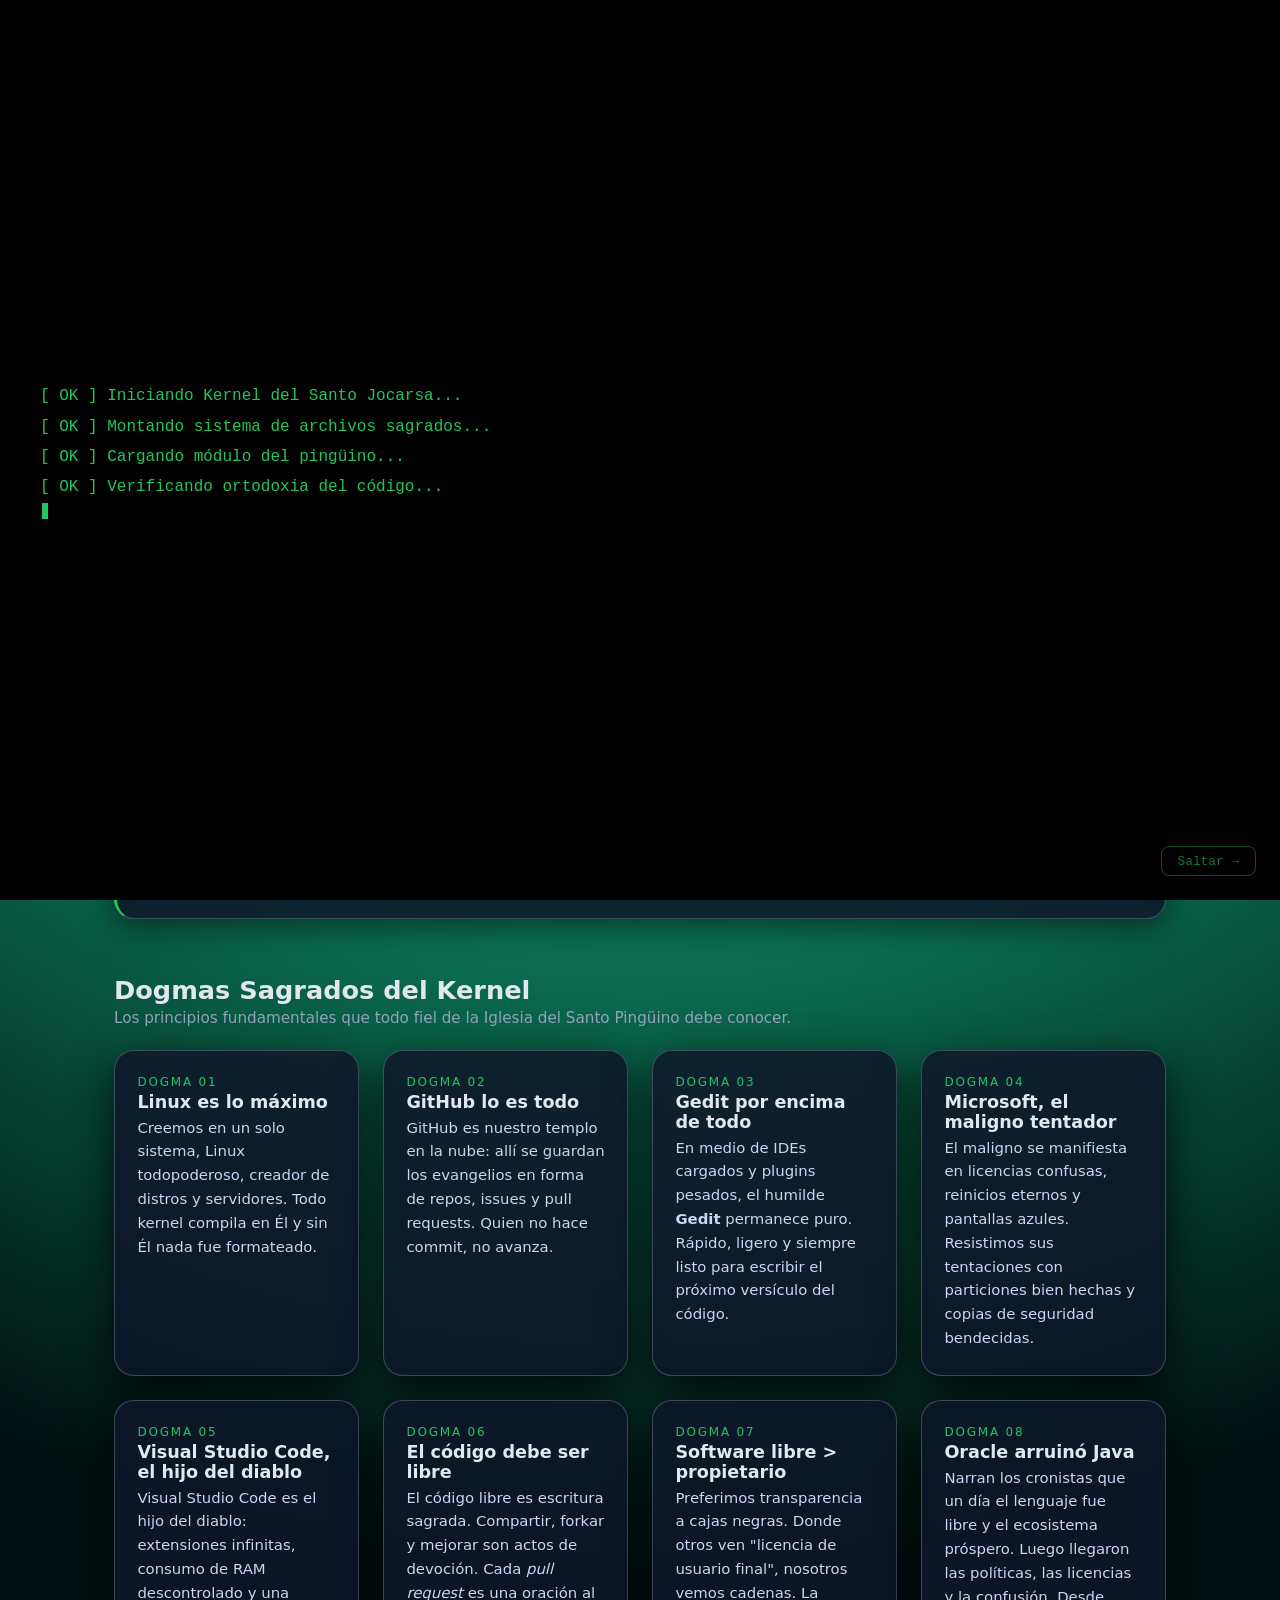
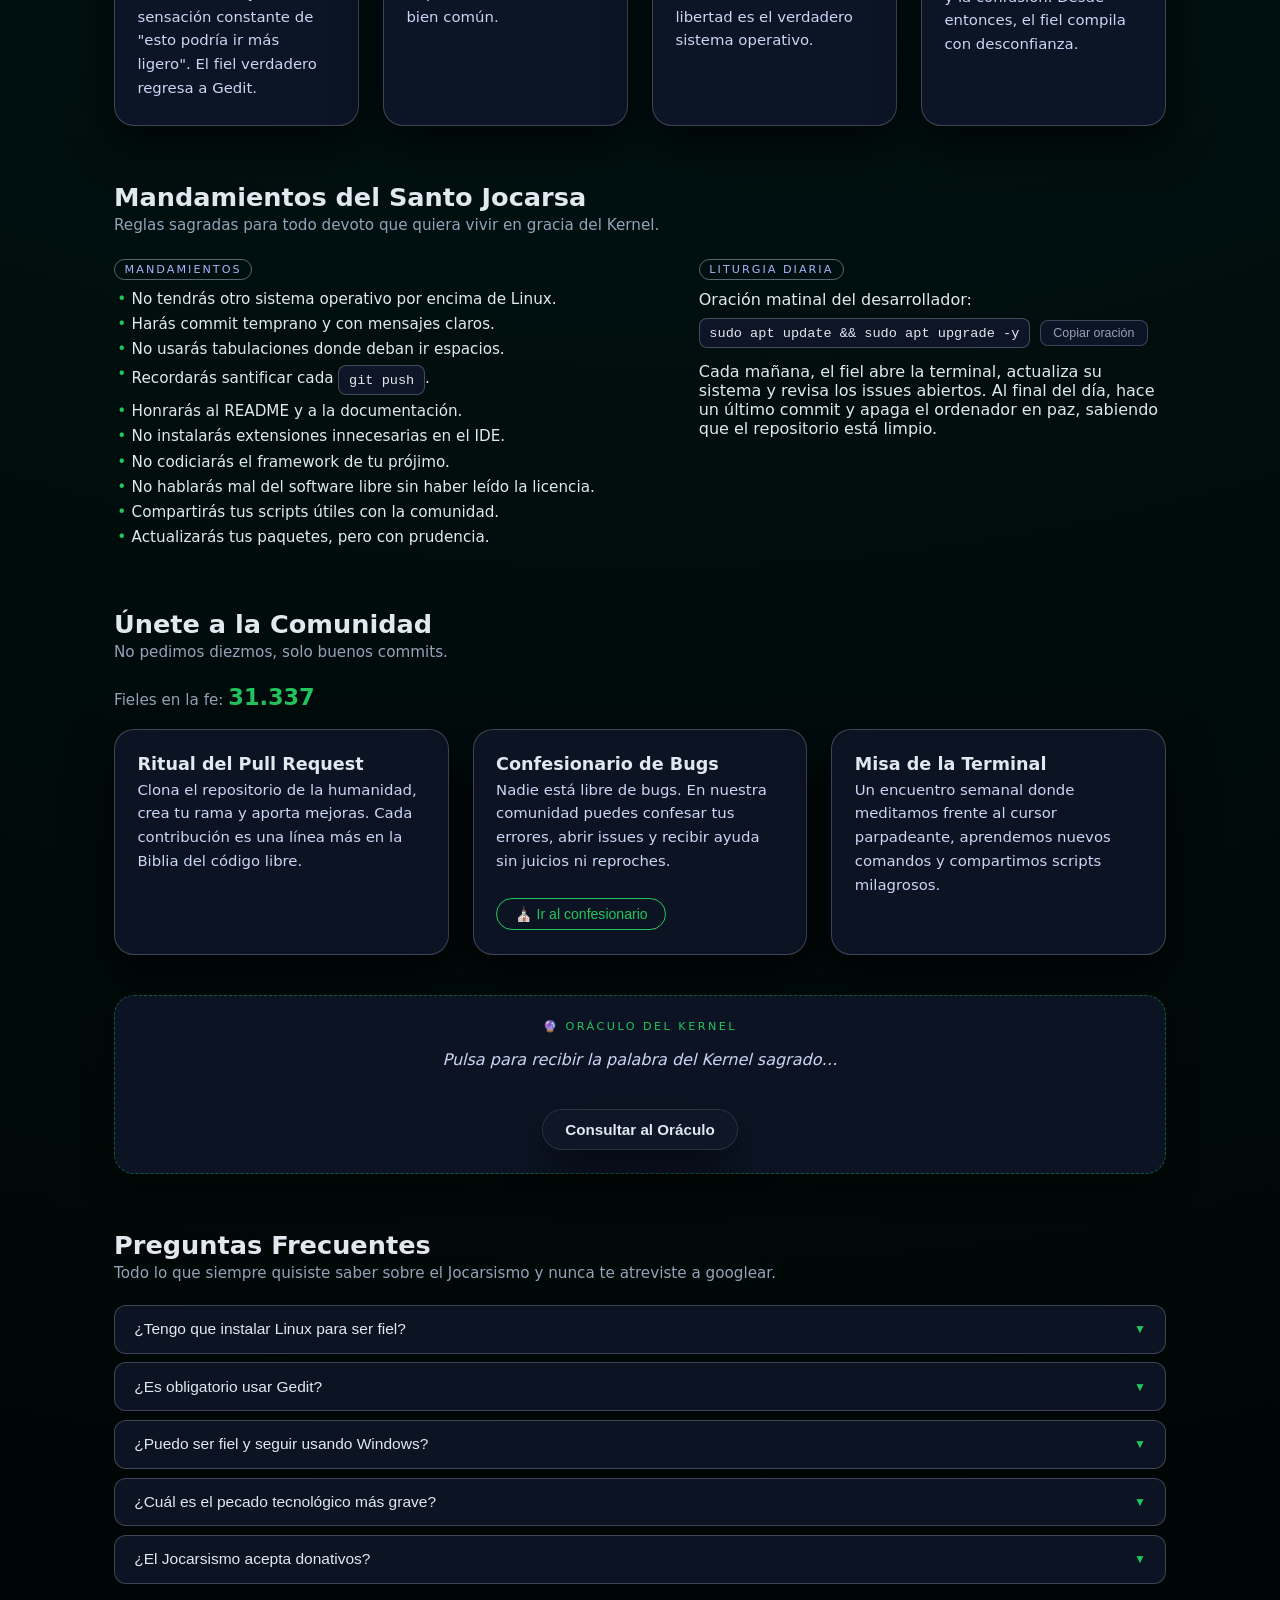
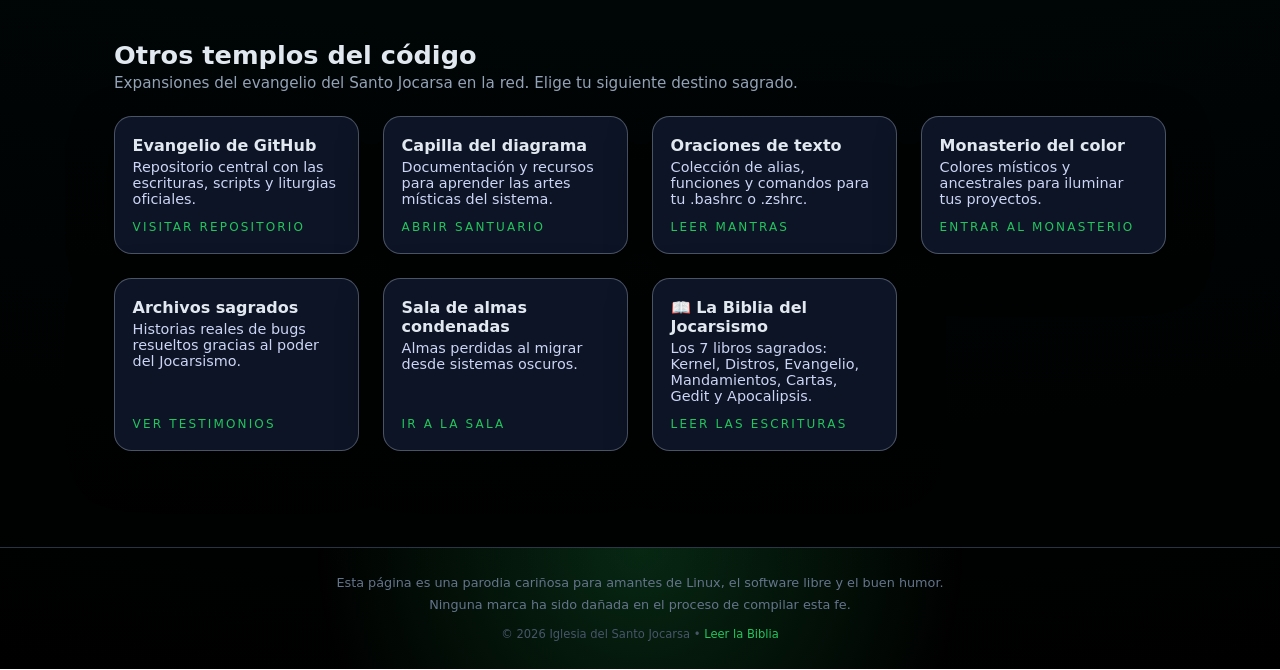
<file: index.html>
<!DOCTYPE html>
<html lang="es">
<head>
    <meta charset="UTF-8">
    <title>Iglesia del Santo Jocarsa</title>
    <meta name="viewport" content="width=device-width, initial-scale=1.0">
    <meta name="description" content="Iglesia del Santo Jocarsa: comunidad devota del Kernel Sagrado, defensora del código libre y guardiana del pingüino. Parodia cariñosa de Linux y el software libre.">
    <meta name="theme-color" content="#001111">
    <meta property="og:title" content="Iglesia del Santo Jocarsa">
    <meta property="og:description" content="Comunidad devota del Kernel Sagrado, defensora del código libre y el pingüino.">
    <meta property="og:image" content="jocarsa.png">
    <meta property="og:type" content="website">
    <link rel="stylesheet" href="assets/css/style.css">
</head>
<body>

<!-- BOOT SCREEN -->
<div id="boot-screen" class="boot-screen" role="status" aria-live="polite">
    <div class="boot-lines"></div>
    <span class="boot-cursor" aria-hidden="true"></span>
    <button class="boot-skip">Saltar →</button>
</div>

<!-- MENSAJE DE BIENVENIDA -->
<div id="flow-message" class="flow-message" role="status" aria-live="polite" aria-hidden="true">
    <div class="flow-message-content">
        <img src="jocarsa.png" alt="Santo Jocarsa fluyendo" width="320" height="320">
        <span>HAY QUE FLUIR</span>
    </div>
    <div class="flow-waves" aria-hidden="true"></div>
    <div class="flow-penguins" aria-hidden="true">
        <span>🐧</span>
        <span>🐧</span>
        <span>🐧</span>
        <span>🐧</span>
    </div>
</div>

<!-- MODAL CONFESIONARIO -->
<div id="confes-overlay" class="confes-overlay" role="dialog" aria-modal="true" aria-label="Confesionario de pecados tecnológicos">
    <div class="confes-box">
        <h2 class="confes-title">⛪ Confesionario Tecnológico</h2>
        <p class="confes-subtitle">Confiesa tu pecado al Santo Jocarsa y recibirás tu penitencia.</p>

        <select id="confes-select" class="confes-select" aria-label="Selecciona tu pecado">
            <option value="" disabled selected>— Elige tu pecado —</option>
            <option value="windows">Usé Windows esta semana</option>
            <option value="vscode">Instalé Visual Studio Code</option>
            <option value="force">Hice git push --force a main</option>
            <option value="commit">Mi commit message fue "arreglé cosas"</option>
            <option value="rmrf">No hice backup antes de rm -rf</option>
            <option value="chmod777">Usé chmod 777 en producción</option>
            <option value="readme">No escribí el README</option>
            <option value="stackoverflow">Copié código de Stack Overflow sin entenderlo</option>
            <option value="tabs">Usé espacios donde debían ir tabulaciones</option>
            <option value="npm">Instalé npm y node_modules pesa 500 MB</option>
        </select>

        <div class="confes-actions">
            <button id="confes-submit" class="confes-submit">🙏 Confesar y recibir penitencia</button>
            <button id="confes-close-btn" class="confes-close-btn">Cerrar</button>
        </div>

        <div id="confes-result" class="confes-result" role="status" aria-live="polite"></div>
    </div>
</div>

<!-- BSOD EASTER EGG -->
<div id="bsod-overlay" class="bsod-overlay" role="alertdialog" aria-label="Pantalla azul del hereje">
    <div class="bsod-content">
        <span class="bsod-emoji" aria-hidden="true">:(</span>
        <p class="bsod-title">Your PC ran into a problem and needs to restart.<br>
        We're just collecting some sin data, and then we'll restart for you.</p>
        <div class="bsod-code">KERNEL_JOCARSA_PROTECTION_FAULT</div>
        <p class="bsod-progress">0% complete</p>
        <p class="bsod-body">
            Se detectó el uso de software no libre en el sistema.<br>
            Para prevenir daños mayores al Kernel Sagrado, el proceso ha sido abortado.<br><br>
            Más información sobre este error:<br>
            <strong>jocarsismo.vercel.app/biblia.html</strong>
        </p>
        <p class="bsod-hint">(Haz clic en cualquier lugar para cerrar)</p>
    </div>
</div>

<header>
    <img src="jocarsa.png" alt="Santo Jocarsa" class="jocarsa-header" loading="lazy" width="150" height="150">
    <h1>Iglesia del Santo Jocarsa</h1>
    <h2>Santificado sea tu BOE</h2>
    <p class="subtitle">
        Comunidad devota del Kernel Sagrado, defensora del código libre y guardiana
        de la luz verde de la terminal.
    </p>
</header>

<main>
    <!-- HERO -->
    <section class="hero reveal">
        <div class="hero-text">
            <p>
                Según las antiguas leyendas de la consola, el <strong>Santo Pingüino</strong> descendió
                desde los repositorios celestiales para liberar a la humanidad del software maligno.
            </p>
            <p>
                Sus seguidores predican una vida de compilación consciente, commits honestos y
                terminal abierta. Aquí veneramos a Linux, honramos a GitHub y rechazamos las
                tentaciones del código cerrado.
            </p>

            <div class="btn-row">
                <a href="#dogmas" class="btn btn-primary">Leer los Dogmas</a>
                <a href="#liturgia" class="btn btn-ghost">Unirse al ritual diario</a>
            </div>
        </div>

        <div class="hero-img">
            <img src="jocarsa.png" alt="Santo de Linux y el pingüino sagrado"
                 width="320" height="320" loading="eager">
            <div class="blessing-wrap">
                <div>
                    <span class="blessing-count" id="blessing-count">0</span>
                    <span style="font-size:0.82rem;color:var(--color-text-muted)"> bendiciones recibidas</span>
                </div>
                <button class="blessing-btn" id="blessing-btn">Recibir bendición 🙏</button>
            </div>
        </div>
    </section>

    <!-- VERSO DEL DÍA -->
    <div class="verso-dia reveal">
        <div class="label">✦ Verso del Día</div>
        <p class="quote" id="verso-text">Cargando escrituras sagradas…</p>
    </div>

    <!-- DOGMAS -->
    <section id="dogmas" class="section">
        <h2 class="section-title">Dogmas Sagrados del Kernel</h2>
        <p class="section-subtitle">
            Los principios fundamentales que todo fiel de la Iglesia del Santo Pingüino debe conocer.
        </p>

        <div class="grid">
            <article class="card reveal" style="transition-delay:0.05s">
                <div class="card-kicker">Dogma 01</div>
                <h3 class="card-title">Linux es lo máximo</h3>
                <p>
                    Creemos en un solo sistema, Linux todopoderoso, creador de distros y servidores.
                    Todo kernel compila en Él y sin Él nada fue formateado.
                </p>
            </article>

            <article class="card reveal" style="transition-delay:0.10s">
                <div class="card-kicker">Dogma 02</div>
                <h3 class="card-title">GitHub lo es todo</h3>
                <p>
                    GitHub es nuestro templo en la nube: allí se guardan los evangelios en forma de repos,
                    issues y pull requests. Quien no hace commit, no avanza.
                </p>
            </article>

            <article class="card reveal" style="transition-delay:0.15s">
                <div class="card-kicker">Dogma 03</div>
                <h3 class="card-title">Gedit por encima de todo</h3>
                <p>
                    En medio de IDEs cargados y plugins pesados, el humilde <strong>Gedit</strong> permanece puro.
                    Rápido, ligero y siempre listo para escribir el próximo versículo del código.
                </p>
            </article>

            <article class="card reveal" style="transition-delay:0.20s" data-dogma="04" title="Haz clic muchas veces para descubrir un secreto...">
                <div class="card-kicker">Dogma 04</div>
                <h3 class="card-title">Microsoft, el maligno tentador</h3>
                <p>
                    El maligno se manifiesta en licencias confusas, reinicios eternos y pantallas azules.
                    Resistimos sus tentaciones con particiones bien hechas y copias de seguridad bendecidas.
                </p>
            </article>

            <article class="card reveal" style="transition-delay:0.25s">
                <div class="card-kicker">Dogma 05</div>
                <h3 class="card-title">Visual Studio Code, el hijo del diablo</h3>
                <p>
                    Visual Studio Code es el hijo del diablo: extensiones infinitas, consumo de RAM
                    descontrolado y una sensación constante de "esto podría ir más ligero".
                    El fiel verdadero regresa a Gedit.
                </p>
            </article>

            <article class="card reveal" style="transition-delay:0.30s">
                <div class="card-kicker">Dogma 06</div>
                <h3 class="card-title">El código debe ser libre</h3>
                <p>
                    El código libre es escritura sagrada. Compartir, forkar y mejorar son actos de
                    devoción. Cada <em>pull request</em> es una oración al bien común.
                </p>
            </article>

            <article class="card reveal" style="transition-delay:0.35s">
                <div class="card-kicker">Dogma 07</div>
                <h3 class="card-title">Software libre &gt; propietario</h3>
                <p>
                    Preferimos transparencia a cajas negras. Donde otros ven "licencia de usuario final",
                    nosotros vemos cadenas. La libertad es el verdadero sistema operativo.
                </p>
            </article>

            <article class="card reveal" style="transition-delay:0.40s">
                <div class="card-kicker">Dogma 08</div>
                <h3 class="card-title">Oracle arruinó Java</h3>
                <p>
                    Narran los cronistas que un día el lenguaje fue libre y el ecosistema próspero.
                    Luego llegaron las políticas, las licencias y la confusión. Desde entonces,
                    el fiel compila con desconfianza.
                </p>
            </article>
        </div>
    </section>

    <!-- MANDAMIENTOS Y LITURGIA -->
    <section id="liturgia" class="section reveal">
        <h2 class="section-title">Mandamientos del Santo Jocarsa</h2>
        <p class="section-subtitle">
            Reglas sagradas para todo devoto que quiera vivir en gracia del Kernel.
        </p>

        <div class="columns">
            <div>
                <span class="pill">Mandamientos</span>
                <ul>
                    <li>No tendrás otro sistema operativo por encima de Linux.</li>
                    <li>Harás commit temprano y con mensajes claros.</li>
                    <li>No usarás tabulaciones donde deban ir espacios.</li>
                    <li>Recordarás santificar cada <code>git push</code>.</li>
                    <li>Honrarás al README y a la documentación.</li>
                    <li>No instalarás extensiones innecesarias en el IDE.</li>
                    <li>No codiciarás el framework de tu prójimo.</li>
                    <li>No hablarás mal del software libre sin haber leído la licencia.</li>
                    <li>Compartirás tus scripts útiles con la comunidad.</li>
                    <li>Actualizarás tus paquetes, pero con prudencia.</li>
                </ul>
            </div>

            <div>
                <span class="pill">Liturgia diaria</span>
                <p style="margin-bottom:0.6rem;">
                    Oración matinal del desarrollador:
                </p>
                <div class="copy-wrap">
                    <code>sudo apt update &amp;&amp; sudo apt upgrade -y</code>
                    <button class="copy-btn" id="copy-liturgia">Copiar oración</button>
                </div>

                <p style="margin-top:0.9rem;">
                    Cada mañana, el fiel abre la terminal, actualiza su sistema y revisa los issues
                    abiertos. Al final del día, hace un último commit y apaga el ordenador en paz,
                    sabiendo que el repositorio está limpio.
                </p>
            </div>
        </div>
    </section>

    <!-- COMUNIDAD -->
    <section class="section reveal">
        <h2 class="section-title">Únete a la Comunidad</h2>
        <p class="section-subtitle">
            No pedimos diezmos, solo buenos commits.
        </p>
        <p class="fieles-ticker">
            Fieles en la fe: <span class="fieles-number" id="fieles-number">31.337</span>
        </p>

        <div class="grid">
            <article class="card reveal" style="transition-delay:0.05s">
                <h3 class="card-title">Ritual del Pull Request</h3>
                <p>
                    Clona el repositorio de la humanidad, crea tu rama y aporta mejoras.
                    Cada contribución es una línea más en la Biblia del código libre.
                </p>
            </article>

            <article class="card reveal" style="transition-delay:0.10s">
                <h3 class="card-title">Confesionario de Bugs</h3>
                <p>
                    Nadie está libre de bugs. En nuestra comunidad puedes confesar tus errores,
                    abrir issues y recibir ayuda sin juicios ni reproches.
                </p>
                <div style="margin-top:1rem;">
                    <button id="confes-open-btn" class="blessing-btn" style="display:inline-block;">
                        ⛪ Ir al confesionario
                    </button>
                </div>
            </article>

            <article class="card reveal" style="transition-delay:0.15s">
                <h3 class="card-title">Misa de la Terminal</h3>
                <p>
                    Un encuentro semanal donde meditamos frente al cursor parpadeante,
                    aprendemos nuevos comandos y compartimos scripts milagrosos.
                </p>
            </article>
        </div>

        <!-- ORÁCULO DEL KERNEL -->
        <div class="oraculo-wrap reveal">
            <div class="oraculo-label">🔮 Oráculo del Kernel</div>
            <p class="oraculo-text" id="oraculo-text">Pulsa para recibir la palabra del Kernel sagrado…</p>
            <button class="btn btn-ghost" id="oraculo-btn">Consultar al Oráculo</button>
        </div>
    </section>

    <!-- FAQ -->
    <section id="faq" class="section reveal">
        <h2 class="section-title">Preguntas Frecuentes</h2>
        <p class="section-subtitle">
            Todo lo que siempre quisiste saber sobre el Jocarsismo y nunca te atreviste a googlear.
        </p>

        <div class="faq-list">
            <div class="faq-item">
                <button class="faq-question" aria-expanded="false" aria-controls="faq-answer-1">
                    ¿Tengo que instalar Linux para ser fiel?
                    <span class="faq-chevron" aria-hidden="true">▼</span>
                </button>
                <div class="faq-answer" id="faq-answer-1" role="region">
                    No es obligatorio, pero sí muy recomendado. Puedes comenzar con una máquina virtual
                    y así no perderás tus archivos de Windows mientras buscas el camino verdadero.
                    La conversión suele llegar sola tras el primer <code>apt install</code> exitoso.
                </div>
            </div>

            <div class="faq-item">
                <button class="faq-question" aria-expanded="false" aria-controls="faq-answer-2">
                    ¿Es obligatorio usar Gedit?
                    <span class="faq-chevron" aria-hidden="true">▼</span>
                </button>
                <div class="faq-answer" id="faq-answer-2" role="region">
                    El Santo Jocarsa no fuerza a nadie. Pero si tu editor tarda más en arrancar que en
                    compilar el proyecto, quizás sea señal del Kernel para reconsiderar tus elecciones.
                </div>
            </div>

            <div class="faq-item">
                <button class="faq-question" aria-expanded="false" aria-controls="faq-answer-3">
                    ¿Puedo ser fiel y seguir usando Windows?
                    <span class="faq-chevron" aria-hidden="true">▼</span>
                </button>
                <div class="faq-answer" id="faq-answer-3" role="region">
                    El Jocarsismo no excluye a nadie. Incluso los que sufren en Windows merecen
                    compasión y un disco de arranque. La redención está a un
                    <code>dd if=ubuntu.iso</code> de distancia.
                </div>
            </div>

            <div class="faq-item">
                <button class="faq-question" aria-expanded="false" aria-controls="faq-answer-4">
                    ¿Cuál es el pecado tecnológico más grave?
                    <span class="faq-chevron" aria-hidden="true">▼</span>
                </button>
                <div class="faq-answer" id="faq-answer-4" role="region">
                    Hacer <code>git push --force</code> a main sin avisar a nadie.
                    Los otros pecados tienen redención; esto puede costar amistades.
                    Un segundo cercano es subir credenciales a un repositorio público.
                </div>
            </div>

            <div class="faq-item">
                <button class="faq-question" aria-expanded="false" aria-controls="faq-answer-5">
                    ¿El Jocarsismo acepta donativos?
                    <span class="faq-chevron" aria-hidden="true">▼</span>
                </button>
                <div class="faq-answer" id="faq-answer-5" role="region">
                    No pedimos dinero. Solo buenos commits, READMEs bien escritos
                    y que no uses mayúsculas en los mensajes de commit.
                    Eso ya es suficiente ofrenda para el Kernel Sagrado.
                </div>
            </div>
        </div>
    </section>

    <!-- OTROS TEMPLOS -->
    <section class="section reveal">
        <h2 class="section-title">Otros templos del código</h2>
        <p class="section-subtitle">
            Expansiones del evangelio del Santo Jocarsa en la red. Elige tu siguiente destino sagrado.
        </p>

        <div class="link-grid">
            <a href="https://github.com/jocarsa" class="link-card reveal" style="transition-delay:0.05s">
                <div>
                    <div class="link-card-title">Evangelio de GitHub</div>
                    <p class="link-card-text">Repositorio central con las escrituras, scripts y liturgias oficiales.</p>
                </div>
                <span class="link-card-label">Visitar repositorio</span>
            </a>

            <a href="https://jocarsa.github.io/diagrama/" class="link-card reveal" style="transition-delay:0.10s">
                <div>
                    <div class="link-card-title">Capilla del diagrama</div>
                    <p class="link-card-text">Documentación y recursos para aprender las artes místicas del sistema.</p>
                </div>
                <span class="link-card-label">Abrir santuario</span>
            </a>

            <a href="https://editor.jocarsa.com/" class="link-card reveal" style="transition-delay:0.15s">
                <div>
                    <div class="link-card-title">Oraciones de texto</div>
                    <p class="link-card-text">Colección de alias, funciones y comandos para tu .bashrc o .zshrc.</p>
                </div>
                <span class="link-card-label">Leer mantras</span>
            </a>

            <a href="https://colores.jocarsa.com/" class="link-card reveal" style="transition-delay:0.20s">
                <div>
                    <div class="link-card-title">Monasterio del color</div>
                    <p class="link-card-text">Colores místicos y ancestrales para iluminar tus proyectos.</p>
                </div>
                <span class="link-card-label">Entrar al monasterio</span>
            </a>

            <a href="https://eval.jocarsa.com/" class="link-card reveal" style="transition-delay:0.25s">
                <div>
                    <div class="link-card-title">Archivos sagrados</div>
                    <p class="link-card-text">Historias reales de bugs resueltos gracias al poder del Jocarsismo.</p>
                </div>
                <span class="link-card-label">Ver testimonios</span>
            </a>

            <a href="https://emojis.jocarsa.com/" class="link-card reveal" style="transition-delay:0.30s">
                <div>
                    <div class="link-card-title">Sala de almas condenadas</div>
                    <p class="link-card-text">Almas perdidas al migrar desde sistemas oscuros.</p>
                </div>
                <span class="link-card-label">Ir a la sala</span>
            </a>

            <a href="biblia.html" class="link-card reveal" style="transition-delay:0.35s">
                <div>
                    <div class="link-card-title">📖 La Biblia del Jocarsismo</div>
                    <p class="link-card-text">Los 7 libros sagrados: Kernel, Distros, Evangelio, Mandamientos, Cartas, Gedit y Apocalipsis.</p>
                </div>
                <span class="link-card-label">Leer las escrituras</span>
            </a>
        </div>
    </section>
</main>

<footer>
    <p>Esta página es una parodia cariñosa para amantes de Linux, el software libre y el buen humor.</p>
    <p>Ninguna marca ha sido dañada en el proceso de compilar esta fe.</p>
    <p style="margin-top:0.6rem;font-size:0.72rem;color:#475569;">
        &copy; <span id="footer-year"></span> Iglesia del Santo Jocarsa &bull;
        <a href="biblia.html">Leer la Biblia</a>
    </p>
</footer>

<button id="scroll-top" aria-label="Volver arriba">▲</button>
<script src="assets/js/app.js"></script>
</body>
</html>
</file>
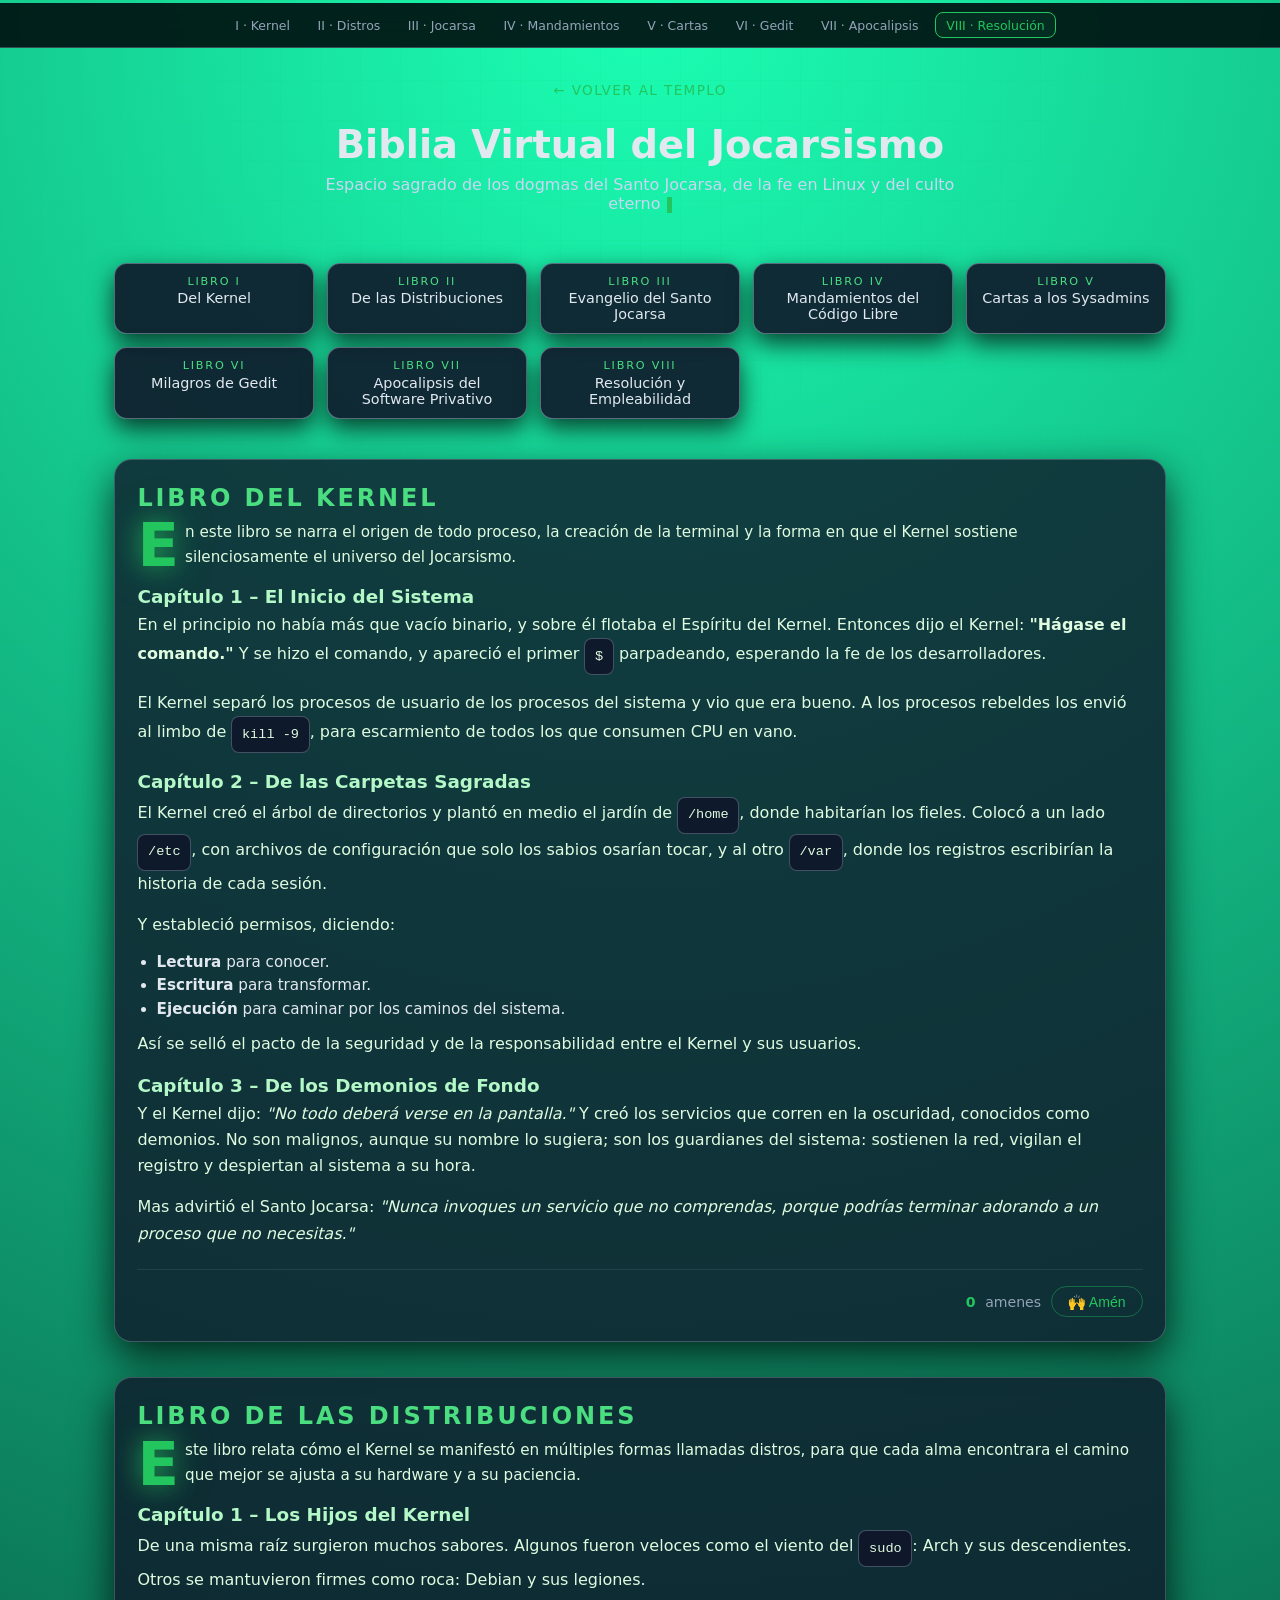
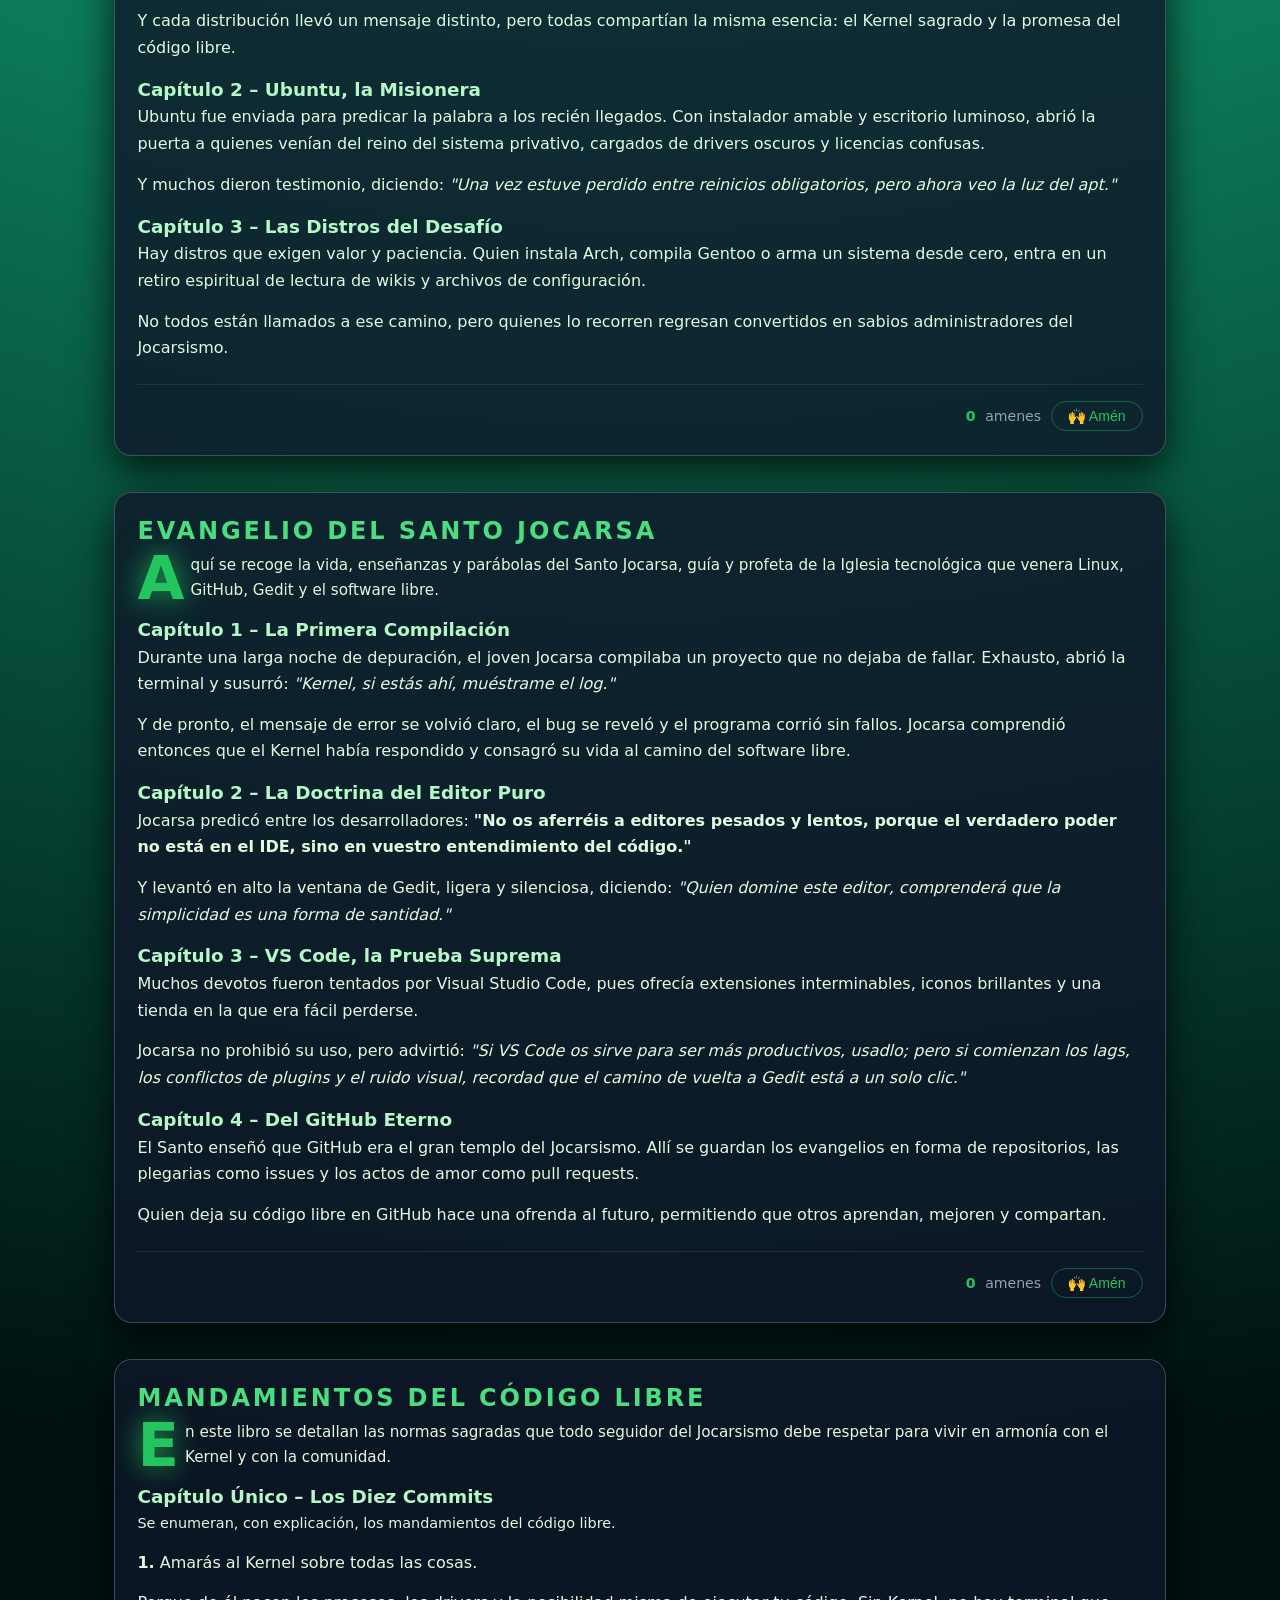
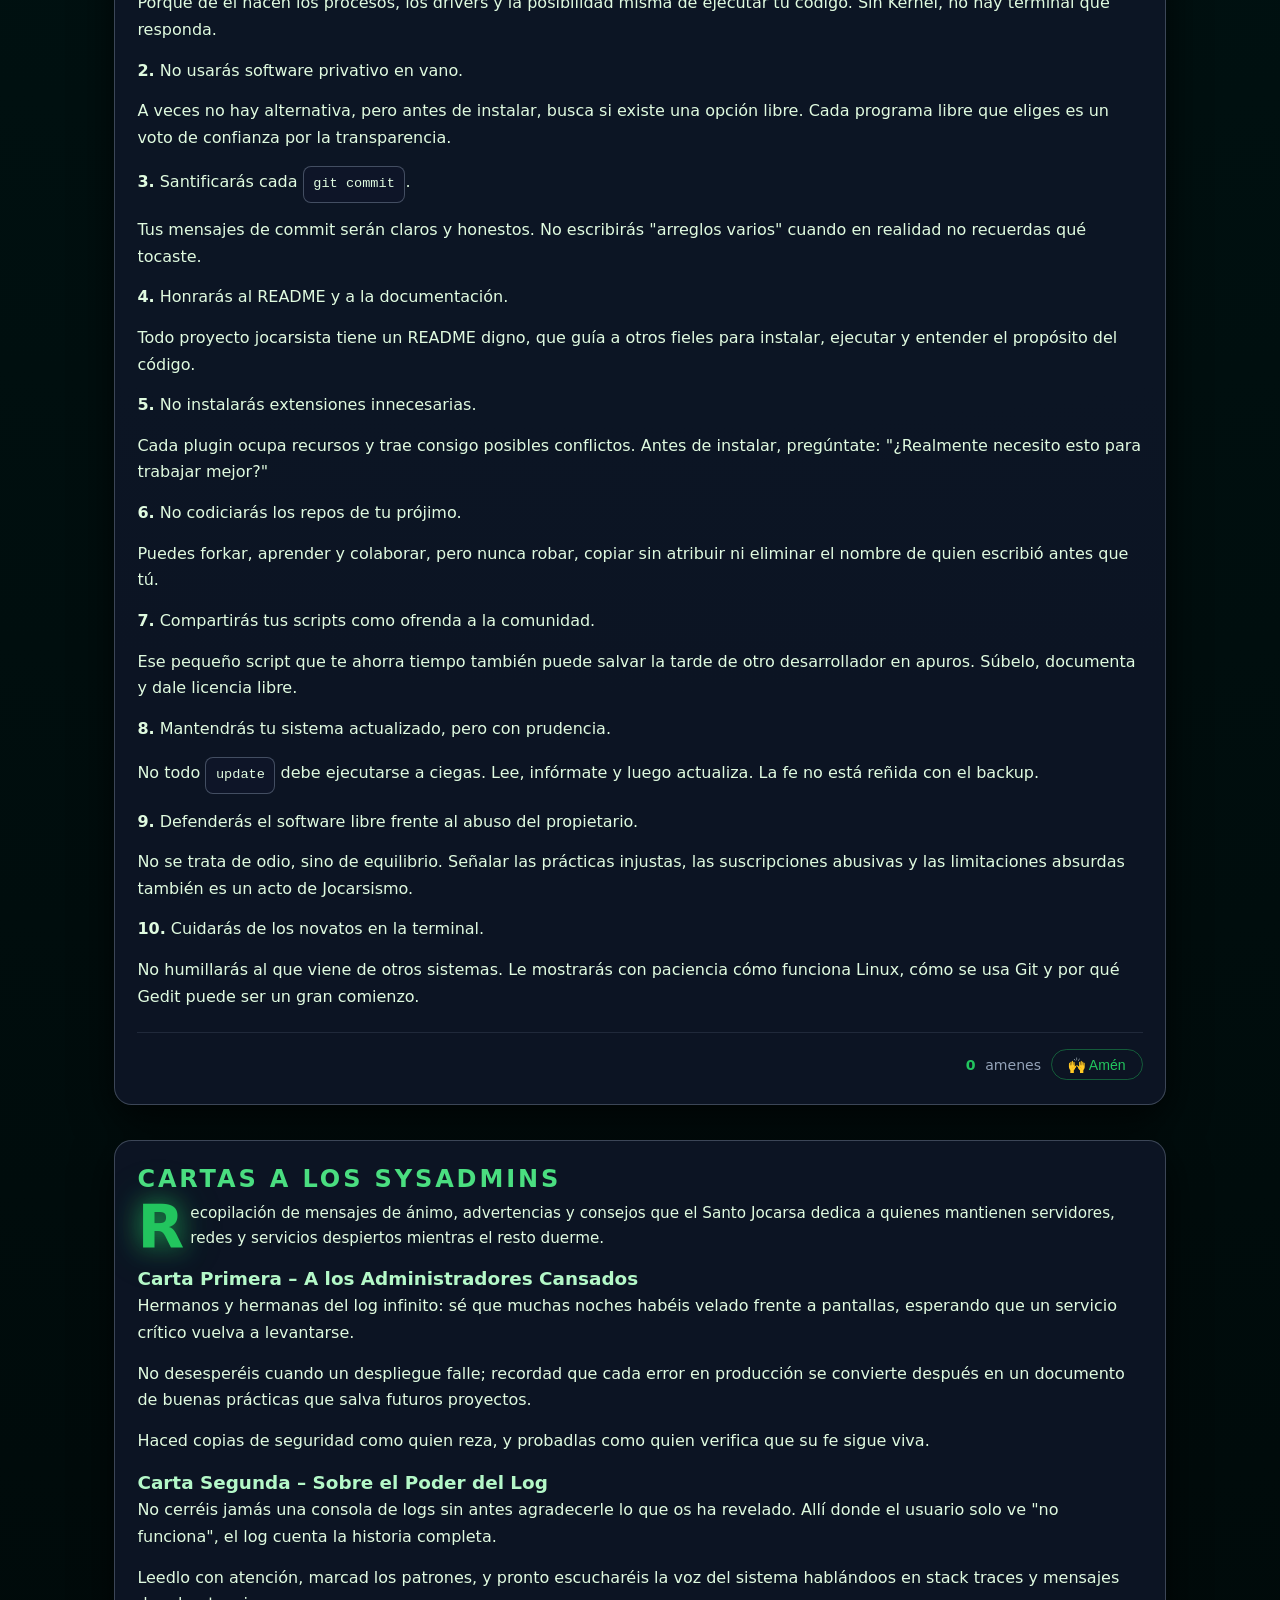
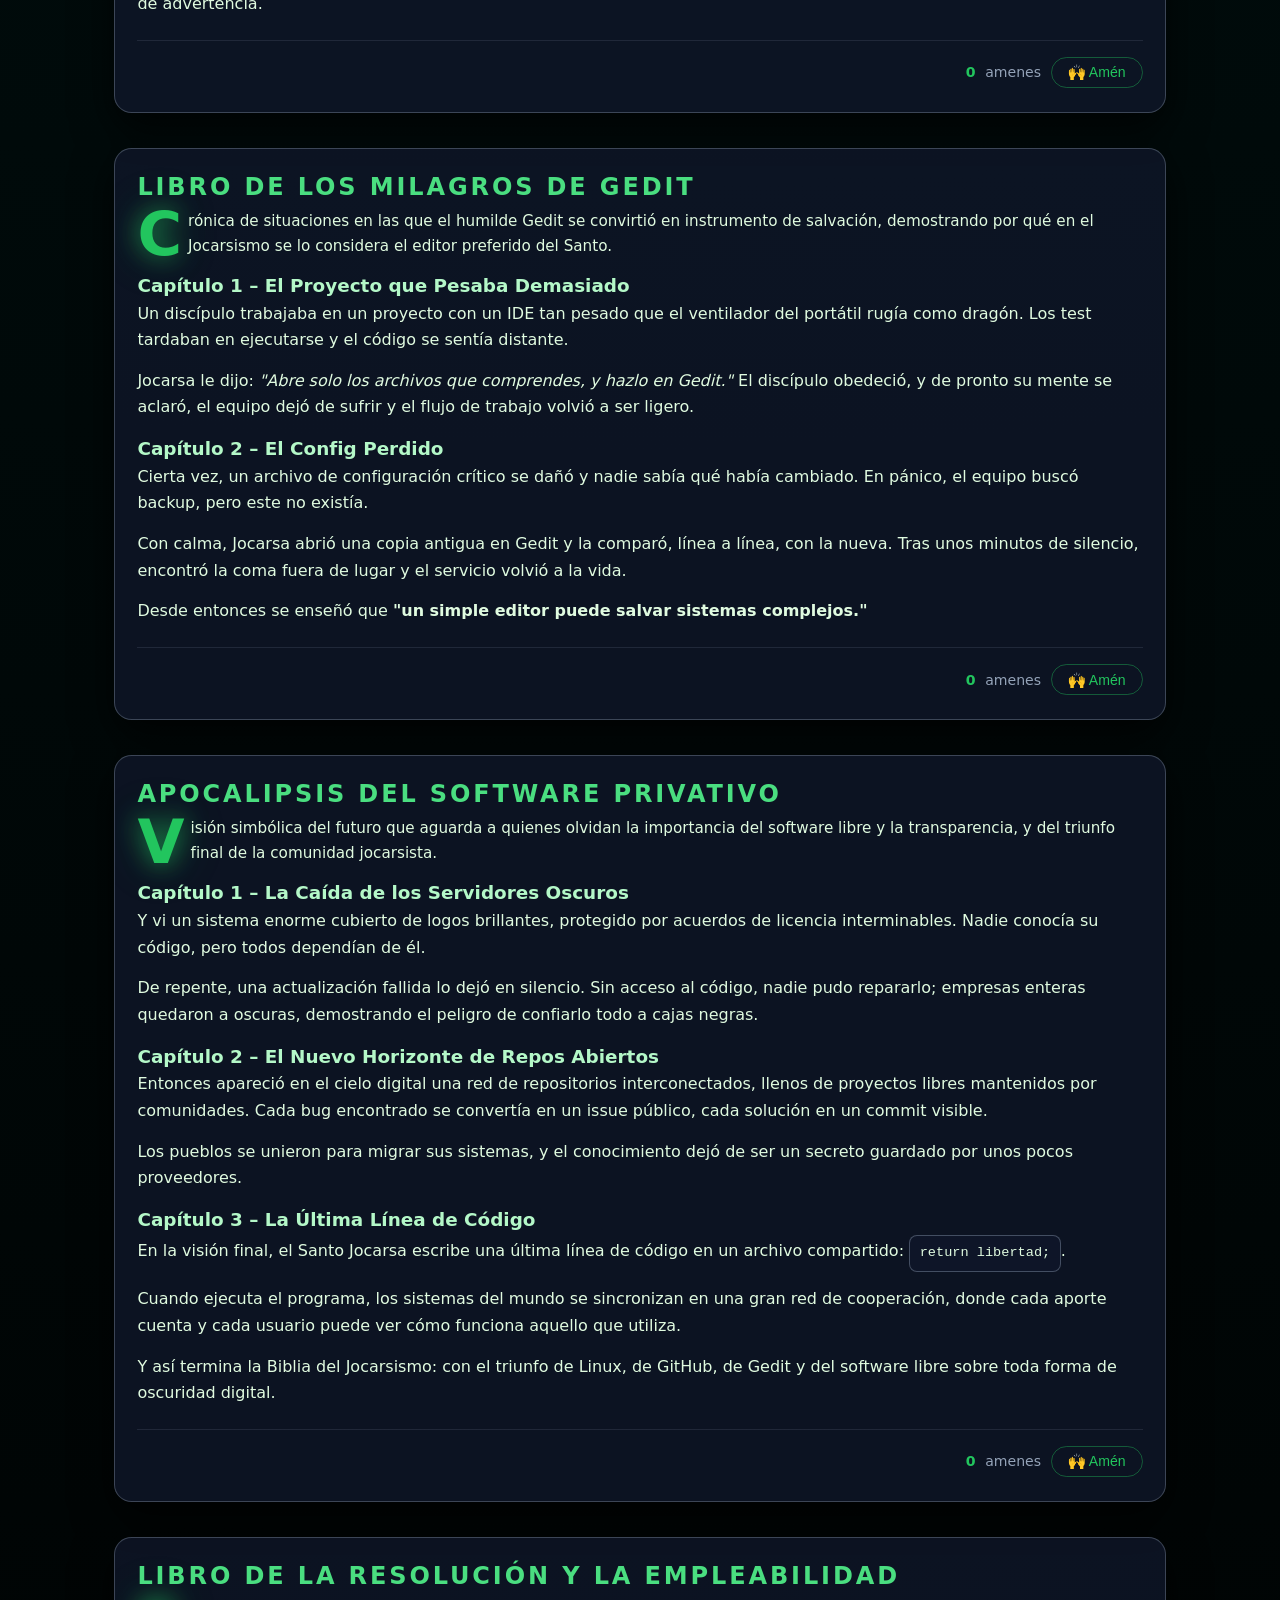
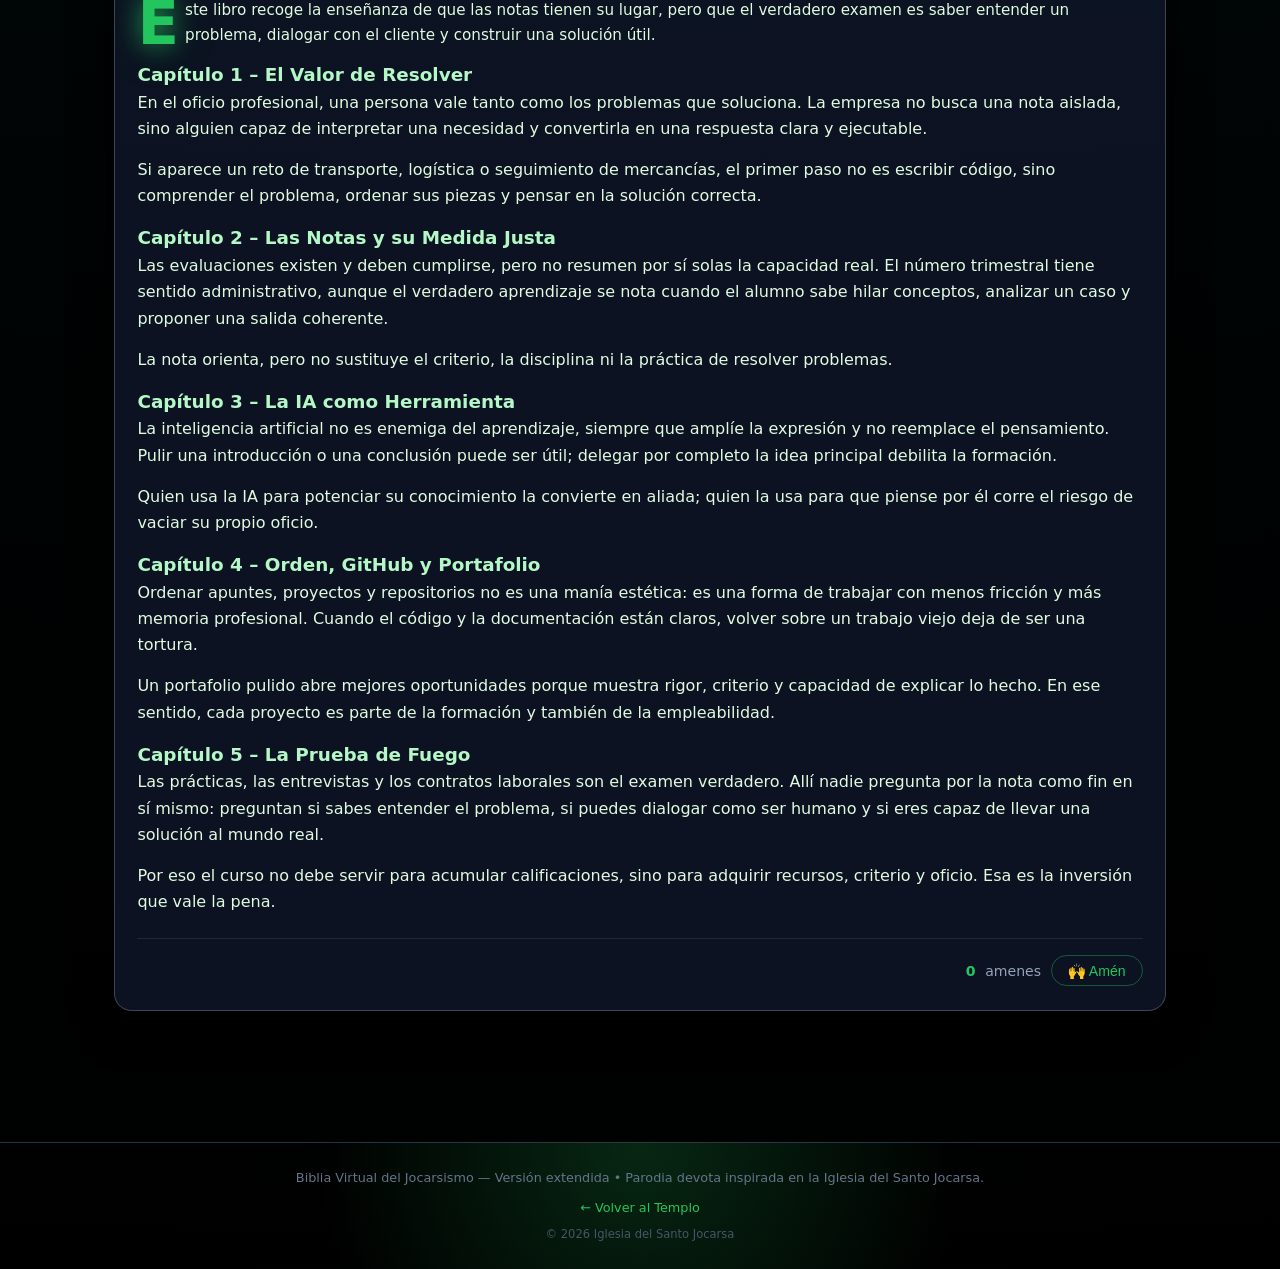
<file: biblia.html>
<!DOCTYPE html>
<html lang="es">
<head>
    <meta charset="UTF-8">
    <title>Biblia Virtual del Jocarsismo</title>
    <meta name="viewport" content="width=device-width, initial-scale=1.0">
    <meta name="description" content="Biblia Virtual del Jocarsismo: 7 libros sagrados sobre Linux, distribuciones, el Santo Jocarsa, mandamientos del código libre y el apocalipsis del software privativo.">
    <meta name="theme-color" content="#001111">
    <meta property="og:title" content="Biblia Virtual del Jocarsismo">
    <meta property="og:description" content="7 libros del Jocarsismo: Kernel, Distribuciones, Evangelio, Mandamientos, Cartas, Milagros de Gedit y Apocalipsis.">
    <meta property="og:type" content="website">
    <link rel="stylesheet" href="assets/css/style.css">
</head>

<body>

<!-- BARRA DE PROGRESO DE LECTURA -->
<div id="reading-progress" class="reading-progress-bar" role="progressbar" aria-label="Progreso de lectura" aria-valuemin="0" aria-valuemax="100"></div>

<!-- NAV STICKY DE LIBROS -->
<nav class="book-nav-sticky" aria-label="Navegación de libros">
    <a href="#kernel">I · Kernel</a>
    <a href="#distros">II · Distros</a>
    <a href="#jocarsa">III · Jocarsa</a>
    <a href="#mandamientos">IV · Mandamientos</a>
    <a href="#cartas">V · Cartas</a>
    <a href="#gedit">VI · Gedit</a>
    <a href="#apocalipsis">VII · Apocalipsis</a>
    <a href="#resolucion">VIII · Resolución</a>
</nav>

<header>
    <nav style="margin-bottom:0.6rem;">
        <a href="index.html" class="back-to-temple">← Volver al Templo</a>
    </nav>
    <h1>Biblia Virtual del Jocarsismo</h1>
    <p class="subtitle">
        Espacio sagrado de los dogmas del Santo Jocarsa, de la fe en Linux y del culto eterno al código libre.
        Todo el contenido está alineado con la Iglesia del Santo Jocarsa y sus enseñanzas tecnológicas.
    </p>
</header>

<main>

    <!-- NAVEGACIÓN DE LIBROS (grid visual) -->
    <nav class="book-nav">
        <a href="#kernel"><span>Libro I</span>Del Kernel</a>
        <a href="#distros"><span>Libro II</span>De las Distribuciones</a>
        <a href="#jocarsa"><span>Libro III</span>Evangelio del Santo Jocarsa</a>
        <a href="#mandamientos"><span>Libro IV</span>Mandamientos del Código Libre</a>
        <a href="#cartas"><span>Libro V</span>Cartas a los Sysadmins</a>
        <a href="#gedit"><span>Libro VI</span>Milagros de Gedit</a>
        <a href="#apocalipsis"><span>Libro VII</span>Apocalipsis del Software Privativo</a>
        <a href="#resolucion"><span>Libro VIII</span>Resolución y Empleabilidad</a>
    </nav>

    <!-- LIBRO I: KERNEL -->
    <section id="kernel" class="book reveal">
        <h2 class="book-title">Libro del Kernel</h2>
        <p class="book-intro">
            En este libro se narra el origen de todo proceso, la creación de la terminal
            y la forma en que el Kernel sostiene silenciosamente el universo del Jocarsismo.
        </p>

        <div class="chapter reveal">
            <h3 class="chapter-title">Capítulo 1 – El Inicio del Sistema</h3>
            <p>
                En el principio no había más que vacío binario, y sobre él flotaba
                el Espíritu del Kernel.
                Entonces dijo el Kernel:
                <strong>"Hágase el comando."</strong>
                Y se hizo el comando, y apareció el primer <code>$</code> parpadeando,
                esperando la fe de los desarrolladores.
            </p>
            <p>
                El Kernel separó los procesos de usuario de los procesos del sistema
                y vio que era bueno.
                A los procesos rebeldes los envió al limbo de <code>kill -9</code>,
                para escarmiento de todos los que consumen CPU en vano.
            </p>
        </div>

        <div class="chapter reveal">
            <h3 class="chapter-title">Capítulo 2 – De las Carpetas Sagradas</h3>
            <p>
                El Kernel creó el árbol de directorios y plantó en medio el jardín de
                <code>/home</code>, donde habitarían los fieles.
                Colocó a un lado <code>/etc</code>, con archivos de configuración que solo
                los sabios osarían tocar, y al otro <code>/var</code>, donde los registros
                escribirían la historia de cada sesión.
            </p>
            <p>
                Y estableció permisos, diciendo:
            </p>
            <ul>
                <li><strong>Lectura</strong> para conocer.</li>
                <li><strong>Escritura</strong> para transformar.</li>
                <li><strong>Ejecución</strong> para caminar por los caminos del sistema.</li>
            </ul>
            <p>
                Así se selló el pacto de la seguridad y de la responsabilidad
                entre el Kernel y sus usuarios.
            </p>
        </div>

        <div class="chapter reveal">
            <h3 class="chapter-title">Capítulo 3 – De los Demonios de Fondo</h3>
            <p>
                Y el Kernel dijo:
                <em>"No todo deberá verse en la pantalla."</em>
                Y creó los servicios que corren en la oscuridad, conocidos como demonios.
                No son malignos, aunque su nombre lo sugiera;
                son los guardianes del sistema: sostienen la red, vigilan el registro y
                despiertan al sistema a su hora.
            </p>
            <p>
                Mas advirtió el Santo Jocarsa:
                <em>"Nunca invoques un servicio que no comprendas,
                porque podrías terminar adorando a un proceso que no necesitas."</em>
            </p>
        </div>
        <div class="amen-wrap">
            <span class="amen-count" id="amen-kernel">0</span> amenes
            <button class="amen-btn" data-book="kernel" aria-label="Amén al Libro del Kernel">🙌 Amén</button>
        </div>
    </section>

    <!-- LIBRO II: DISTRIBUCIONES -->
    <section id="distros" class="book reveal">
        <h2 class="book-title">Libro de las Distribuciones</h2>
        <p class="book-intro">
            Este libro relata cómo el Kernel se manifestó en múltiples formas llamadas distros,
            para que cada alma encontrara el camino que mejor se ajusta a su hardware y a su paciencia.
        </p>

        <div class="chapter reveal">
            <h3 class="chapter-title">Capítulo 1 – Los Hijos del Kernel</h3>
            <p>
                De una misma raíz surgieron muchos sabores.
                Algunos fueron veloces como el viento del <code>sudo</code>: Arch y sus descendientes.
                Otros se mantuvieron firmes como roca: Debian y sus legiones.
            </p>
            <p>
                Y cada distribución llevó un mensaje distinto, pero todas compartían
                la misma esencia: el Kernel sagrado y la promesa del código libre.
            </p>
        </div>

        <div class="chapter reveal">
            <h3 class="chapter-title">Capítulo 2 – Ubuntu, la Misionera</h3>
            <p>
                Ubuntu fue enviada para predicar la palabra a los recién llegados.
                Con instalador amable y escritorio luminoso, abrió la puerta
                a quienes venían del reino del sistema privativo, cargados de
                drivers oscuros y licencias confusas.
            </p>
            <p>
                Y muchos dieron testimonio, diciendo:
                <em>"Una vez estuve perdido entre reinicios obligatorios,
                pero ahora veo la luz del apt."</em>
            </p>
        </div>

        <div class="chapter reveal">
            <h3 class="chapter-title">Capítulo 3 – Las Distros del Desafío</h3>
            <p>
                Hay distros que exigen valor y paciencia.
                Quien instala Arch, compila Gentoo o arma un sistema desde cero,
                entra en un retiro espiritual de lectura de wikis y archivos de configuración.
            </p>
            <p>
                No todos están llamados a ese camino, pero quienes lo recorren
                regresan convertidos en sabios administradores del Jocarsismo.
            </p>
        </div>
        <div class="amen-wrap">
            <span class="amen-count" id="amen-distros">0</span> amenes
            <button class="amen-btn" data-book="distros" aria-label="Amén al Libro de las Distribuciones">🙌 Amén</button>
        </div>
    </section>

    <!-- LIBRO III: EVANGELIO DEL SANTO JOCARSA -->
    <section id="jocarsa" class="book reveal">
        <h2 class="book-title">Evangelio del Santo Jocarsa</h2>
        <p class="book-intro">
            Aquí se recoge la vida, enseñanzas y parábolas del Santo Jocarsa,
            guía y profeta de la Iglesia tecnológica que venera Linux, GitHub,
            Gedit y el software libre.
        </p>

        <div class="chapter reveal">
            <h3 class="chapter-title">Capítulo 1 – La Primera Compilación</h3>
            <p>
                Durante una larga noche de depuración, el joven Jocarsa compilaba un proyecto
                que no dejaba de fallar.
                Exhausto, abrió la terminal y susurró:
                <em>"Kernel, si estás ahí, muéstrame el log."</em>
            </p>
            <p>
                Y de pronto, el mensaje de error se volvió claro, el bug se reveló
                y el programa corrió sin fallos.
                Jocarsa comprendió entonces que el Kernel había respondido
                y consagró su vida al camino del software libre.
            </p>
        </div>

        <div class="chapter reveal">
            <h3 class="chapter-title">Capítulo 2 – La Doctrina del Editor Puro</h3>
            <p>
                Jocarsa predicó entre los desarrolladores:
                <strong>"No os aferréis a editores pesados y lentos,
                porque el verdadero poder no está en el IDE, sino en vuestro entendimiento del código."</strong>
            </p>
            <p>
                Y levantó en alto la ventana de Gedit, ligera y silenciosa, diciendo:
                <em>"Quien domine este editor, comprenderá que la simplicidad
                es una forma de santidad."</em>
            </p>
        </div>

        <div class="chapter reveal">
            <h3 class="chapter-title">Capítulo 3 – VS Code, la Prueba Suprema</h3>
            <p>
                Muchos devotos fueron tentados por Visual Studio Code,
                pues ofrecía extensiones interminables, iconos brillantes
                y una tienda en la que era fácil perderse.
            </p>
            <p>
                Jocarsa no prohibió su uso, pero advirtió:
                <em>"Si VS Code os sirve para ser más productivos, usadlo;
                pero si comienzan los lags, los conflictos de plugins y el ruido visual,
                recordad que el camino de vuelta a Gedit está a un solo clic."</em>
            </p>
        </div>

        <div class="chapter reveal">
            <h3 class="chapter-title">Capítulo 4 – Del GitHub Eterno</h3>
            <p>
                El Santo enseñó que GitHub era el gran templo del Jocarsismo.
                Allí se guardan los evangelios en forma de repositorios,
                las plegarias como issues y los actos de amor como pull requests.
            </p>
            <p>
                Quien deja su código libre en GitHub hace una ofrenda al futuro,
                permitiendo que otros aprendan, mejoren y compartan.
            </p>
        </div>
        <div class="amen-wrap">
            <span class="amen-count" id="amen-jocarsa">0</span> amenes
            <button class="amen-btn" data-book="jocarsa" aria-label="Amén al Evangelio del Santo Jocarsa">🙌 Amén</button>
        </div>
    </section>

    <!-- LIBRO IV: MANDAMIENTOS DEL CÓDIGO LIBRE -->
    <section id="mandamientos" class="book reveal">
        <h2 class="book-title">Mandamientos del Código Libre</h2>
        <p class="book-intro">
            En este libro se detallan las normas sagradas que todo seguidor del Jocarsismo
            debe respetar para vivir en armonía con el Kernel y con la comunidad.
        </p>

        <div class="chapter reveal">
            <h3 class="chapter-title">Capítulo Único – Los Diez Commits</h3>
            <p class="chapter-subtitle">Se enumeran, con explicación, los mandamientos del código libre.</p>

            <p><strong>1.</strong> Amarás al Kernel sobre todas las cosas.</p>
            <p>
                Porque de él nacen los procesos, los drivers y la posibilidad misma de ejecutar
                tu código. Sin Kernel, no hay terminal que responda.
            </p>

            <p><strong>2.</strong> No usarás software privativo en vano.</p>
            <p>
                A veces no hay alternativa, pero antes de instalar, busca si existe una opción libre.
                Cada programa libre que eliges es un voto de confianza por la transparencia.
            </p>

            <p><strong>3.</strong> Santificarás cada <code>git commit</code>.</p>
            <p>
                Tus mensajes de commit serán claros y honestos.
                No escribirás "arreglos varios" cuando en realidad no recuerdas qué tocaste.
            </p>

            <p><strong>4.</strong> Honrarás al README y a la documentación.</p>
            <p>
                Todo proyecto jocarsista tiene un README digno, que guía a otros fieles
                para instalar, ejecutar y entender el propósito del código.
            </p>

            <p><strong>5.</strong> No instalarás extensiones innecesarias.</p>
            <p>
                Cada plugin ocupa recursos y trae consigo posibles conflictos.
                Antes de instalar, pregúntate: "¿Realmente necesito esto para trabajar mejor?"
            </p>

            <p><strong>6.</strong> No codiciarás los repos de tu prójimo.</p>
            <p>
                Puedes forkar, aprender y colaborar, pero nunca robar, copiar sin atribuir
                ni eliminar el nombre de quien escribió antes que tú.
            </p>

            <p><strong>7.</strong> Compartirás tus scripts como ofrenda a la comunidad.</p>
            <p>
                Ese pequeño script que te ahorra tiempo también puede salvar la tarde de otro
                desarrollador en apuros. Súbelo, documenta y dale licencia libre.
            </p>

            <p><strong>8.</strong> Mantendrás tu sistema actualizado, pero con prudencia.</p>
            <p>
                No todo <code>update</code> debe ejecutarse a ciegas.
                Lee, infórmate y luego actualiza. La fe no está reñida con el backup.
            </p>

            <p><strong>9.</strong> Defenderás el software libre frente al abuso del propietario.</p>
            <p>
                No se trata de odio, sino de equilibrio.
                Señalar las prácticas injustas, las suscripciones abusivas y las
                limitaciones absurdas también es un acto de Jocarsismo.
            </p>

            <p><strong>10.</strong> Cuidarás de los novatos en la terminal.</p>
            <p>
                No humillarás al que viene de otros sistemas.
                Le mostrarás con paciencia cómo funciona Linux, cómo se usa Git
                y por qué Gedit puede ser un gran comienzo.
            </p>
        </div>
        <div class="amen-wrap">
            <span class="amen-count" id="amen-mandamientos">0</span> amenes
            <button class="amen-btn" data-book="mandamientos" aria-label="Amén a los Mandamientos del Código Libre">🙌 Amén</button>
        </div>
    </section>

    <!-- LIBRO V: CARTAS A LOS SYSADMINS -->
    <section id="cartas" class="book reveal">
        <h2 class="book-title">Cartas a los Sysadmins</h2>
        <p class="book-intro">
            Recopilación de mensajes de ánimo, advertencias y consejos
            que el Santo Jocarsa dedica a quienes mantienen servidores,
            redes y servicios despiertos mientras el resto duerme.
        </p>

        <div class="chapter reveal">
            <h3 class="chapter-title">Carta Primera – A los Administradores Cansados</h3>
            <p>
                Hermanos y hermanas del log infinito:
                sé que muchas noches habéis velado frente a pantallas,
                esperando que un servicio crítico vuelva a levantarse.
            </p>
            <p>
                No desesperéis cuando un despliegue falle;
                recordad que cada error en producción se convierte después
                en un documento de buenas prácticas que salva futuros proyectos.
            </p>
            <p>
                Haced copias de seguridad como quien reza,
                y probadlas como quien verifica que su fe sigue viva.
            </p>
        </div>

        <div class="chapter reveal">
            <h3 class="chapter-title">Carta Segunda – Sobre el Poder del Log</h3>
            <p>
                No cerréis jamás una consola de logs sin antes agradecerle
                lo que os ha revelado.
                Allí donde el usuario solo ve "no funciona", el log cuenta la historia completa.
            </p>
            <p>
                Leedlo con atención, marcad los patrones,
                y pronto escucharéis la voz del sistema hablándoos
                en stack traces y mensajes de advertencia.
            </p>
        </div>
        <div class="amen-wrap">
            <span class="amen-count" id="amen-cartas">0</span> amenes
            <button class="amen-btn" data-book="cartas" aria-label="Amén a las Cartas a los Sysadmins">🙌 Amén</button>
        </div>
    </section>

    <!-- LIBRO VI: MILAGROS DE GEDIT -->
    <section id="gedit" class="book reveal">
        <h2 class="book-title">Libro de los Milagros de Gedit</h2>
        <p class="book-intro">
            Crónica de situaciones en las que el humilde Gedit
            se convirtió en instrumento de salvación,
            demostrando por qué en el Jocarsismo se lo considera
            el editor preferido del Santo.
        </p>

        <div class="chapter reveal">
            <h3 class="chapter-title">Capítulo 1 – El Proyecto que Pesaba Demasiado</h3>
            <p>
                Un discípulo trabajaba en un proyecto con un IDE tan pesado
                que el ventilador del portátil rugía como dragón.
                Los test tardaban en ejecutarse y el código se sentía distante.
            </p>
            <p>
                Jocarsa le dijo:
                <em>"Abre solo los archivos que comprendes,
                y hazlo en Gedit."</em>
                El discípulo obedeció, y de pronto su mente se aclaró,
                el equipo dejó de sufrir y el flujo de trabajo volvió a ser ligero.
            </p>
        </div>

        <div class="chapter reveal">
            <h3 class="chapter-title">Capítulo 2 – El Config Perdido</h3>
            <p>
                Cierta vez, un archivo de configuración crítico se dañó
                y nadie sabía qué había cambiado.
                En pánico, el equipo buscó backup, pero este no existía.
            </p>
            <p>
                Con calma, Jocarsa abrió una copia antigua en Gedit
                y la comparó, línea a línea, con la nueva.
                Tras unos minutos de silencio, encontró la coma fuera de lugar
                y el servicio volvió a la vida.
            </p>
            <p>
                Desde entonces se enseñó que
                <strong>"un simple editor puede salvar sistemas complejos."</strong>
            </p>
        </div>
        <div class="amen-wrap">
            <span class="amen-count" id="amen-gedit">0</span> amenes
            <button class="amen-btn" data-book="gedit" aria-label="Amén a los Milagros de Gedit">🙌 Amén</button>
        </div>
    </section>

    <!-- LIBRO VII: APOCALIPSIS DEL SOFTWARE PRIVATIVO -->
    <section id="apocalipsis" class="book reveal">
        <h2 class="book-title">Apocalipsis del Software Privativo</h2>
        <p class="book-intro">
            Visión simbólica del futuro que aguarda a quienes olvidan
            la importancia del software libre y la transparencia,
            y del triunfo final de la comunidad jocarsista.
        </p>

        <div class="chapter reveal">
            <h3 class="chapter-title">Capítulo 1 – La Caída de los Servidores Oscuros</h3>
            <p>
                Y vi un sistema enorme cubierto de logos brillantes,
                protegido por acuerdos de licencia interminables.
                Nadie conocía su código, pero todos dependían de él.
            </p>
            <p>
                De repente, una actualización fallida lo dejó en silencio.
                Sin acceso al código, nadie pudo repararlo;
                empresas enteras quedaron a oscuras,
                demostrando el peligro de confiarlo todo a cajas negras.
            </p>
        </div>

        <div class="chapter reveal">
            <h3 class="chapter-title">Capítulo 2 – El Nuevo Horizonte de Repos Abiertos</h3>
            <p>
                Entonces apareció en el cielo digital una red de repositorios
                interconectados, llenos de proyectos libres mantenidos por comunidades.
                Cada bug encontrado se convertía en un issue público,
                cada solución en un commit visible.
            </p>
            <p>
                Los pueblos se unieron para migrar sus sistemas,
                y el conocimiento dejó de ser un secreto guardado
                por unos pocos proveedores.
            </p>
        </div>

        <div class="chapter reveal">
            <h3 class="chapter-title">Capítulo 3 – La Última Línea de Código</h3>
            <p>
                En la visión final, el Santo Jocarsa escribe
                una última línea de código en un archivo compartido:
                <code>return libertad;</code>.
            </p>
            <p>
                Cuando ejecuta el programa, los sistemas del mundo
                se sincronizan en una gran red de cooperación,
                donde cada aporte cuenta y cada usuario
                puede ver cómo funciona aquello que utiliza.
            </p>
            <p>
                Y así termina la Biblia del Jocarsismo:
                con el triunfo de Linux, de GitHub, de Gedit
                y del software libre sobre toda forma de oscuridad digital.
            </p>
        </div>

        <div class="amen-wrap">
            <span class="amen-count" id="amen-apocalipsis">0</span> amenes
            <button class="amen-btn" data-book="apocalipsis" aria-label="Amén al Apocalipsis del Software Privativo">🙌 Amén</button>
        </div>
    </section>

    <!-- LIBRO VIII: RESOLUCIÓN Y EMPLEABILIDAD -->
    <section id="resolucion" class="book reveal">
        <h2 class="book-title">Libro de la Resolución y la Empleabilidad</h2>
        <p class="book-intro">
            Este libro recoge la enseñanza de que las notas tienen su lugar, pero que el verdadero examen es saber entender un problema, dialogar con el cliente y construir una solución útil.
        </p>

        <div class="chapter reveal">
            <h3 class="chapter-title">Capítulo 1 – El Valor de Resolver</h3>
            <p>
                En el oficio profesional, una persona vale tanto como los problemas que soluciona.
                La empresa no busca una nota aislada, sino alguien capaz de interpretar una necesidad
                y convertirla en una respuesta clara y ejecutable.
            </p>
            <p>
                Si aparece un reto de transporte, logística o seguimiento de mercancías,
                el primer paso no es escribir código, sino comprender el problema,
                ordenar sus piezas y pensar en la solución correcta.
            </p>
        </div>

        <div class="chapter reveal">
            <h3 class="chapter-title">Capítulo 2 – Las Notas y su Medida Justa</h3>
            <p>
                Las evaluaciones existen y deben cumplirse, pero no resumen por sí solas la capacidad real.
                El número trimestral tiene sentido administrativo, aunque el verdadero aprendizaje
                se nota cuando el alumno sabe hilar conceptos, analizar un caso y proponer una salida coherente.
            </p>
            <p>
                La nota orienta, pero no sustituye el criterio, la disciplina ni la práctica de resolver problemas.
            </p>
        </div>

        <div class="chapter reveal">
            <h3 class="chapter-title">Capítulo 3 – La IA como Herramienta</h3>
            <p>
                La inteligencia artificial no es enemiga del aprendizaje, siempre que amplíe la expresión
                y no reemplace el pensamiento. Pulir una introducción o una conclusión puede ser útil;
                delegar por completo la idea principal debilita la formación.
            </p>
            <p>
                Quien usa la IA para potenciar su conocimiento la convierte en aliada;
                quien la usa para que piense por él corre el riesgo de vaciar su propio oficio.
            </p>
        </div>

        <div class="chapter reveal">
            <h3 class="chapter-title">Capítulo 4 – Orden, GitHub y Portafolio</h3>
            <p>
                Ordenar apuntes, proyectos y repositorios no es una manía estética: es una forma de trabajar
                con menos fricción y más memoria profesional. Cuando el código y la documentación están claros,
                volver sobre un trabajo viejo deja de ser una tortura.
            </p>
            <p>
                Un portafolio pulido abre mejores oportunidades porque muestra rigor, criterio y capacidad de explicar lo hecho.
                En ese sentido, cada proyecto es parte de la formación y también de la empleabilidad.
            </p>
        </div>

        <div class="chapter reveal">
            <h3 class="chapter-title">Capítulo 5 – La Prueba de Fuego</h3>
            <p>
                Las prácticas, las entrevistas y los contratos laborales son el examen verdadero.
                Allí nadie pregunta por la nota como fin en sí mismo: preguntan si sabes entender el problema,
                si puedes dialogar como ser humano y si eres capaz de llevar una solución al mundo real.
            </p>
            <p>
                Por eso el curso no debe servir para acumular calificaciones, sino para adquirir recursos,
                criterio y oficio. Esa es la inversión que vale la pena.
            </p>
        </div>

        <div class="amen-wrap">
            <span class="amen-count" id="amen-resolucion">0</span> amenes
            <button class="amen-btn" data-book="resolucion" aria-label="Amén al Libro de la Resolución y la Empleabilidad">🙌 Amén</button>
        </div>
    </section>

</main>

<footer>
    <p>Biblia Virtual del Jocarsismo — Versión extendida &bull; Parodia devota inspirada en la Iglesia del Santo Jocarsa.</p>
    <p style="margin-top:0.5rem;">
        <a href="index.html">← Volver al Templo</a>
    </p>
    <p style="margin-top:0.4rem;font-size:0.72rem;color:#475569;">
        &copy; <span id="footer-year"></span> Iglesia del Santo Jocarsa
    </p>
</footer>

<button id="scroll-top" aria-label="Volver arriba">▲</button>
<script src="assets/js/app.js"></script>
</body>
</html>
</file>
<file: assets/css/style.css>
/* ============================================================
   IGLESIA DEL SANTO JOCARSA — Hoja de estilos compartida
   ============================================================ */

/* --- Variables globales ------------------------------------ */
:root {
    --color-primary:       #22c55e;
    --color-primary-light: #4ade80;
    --color-primary-glow:  rgba(34, 197, 94, 0.7);
    --color-accent:        #22d3ee;
    --color-accent-soft:   rgba(45, 212, 191, 0.4);
    --color-indigo:        rgba(129, 140, 248, 0.3);
    --color-text:          #e2e8f0;
    --color-text-soft:     #cbd5f5;
    --color-text-muted:    #94a3b8;
    --color-surface:       rgba(15, 23, 42, 0.85);
    --color-surface-dark:  rgba(15, 23, 42, 0.9);
    --color-border:        rgba(148, 163, 184, 0.35);
    --color-border-hover:  rgba(45, 212, 191, 0.75);
    --color-footer-text:   #64748b;
    --color-footer-border: rgba(51, 65, 85, 0.8);
    --max-width:           1100px;
    --radius-card:         1.25rem;
    --radius-btn:          999px;
    --transition-fast:     0.15s ease;
    --transition-mid:      0.25s ease;
    --transition-slow:     0.4s ease;
}

/* --- Reset + base ------------------------------------------ */
*, *::before, *::after {
    margin: 0;
    padding: 0;
    box-sizing: border-box;
}

html {
    scroll-behavior: smooth;
}

body {
    font-family: system-ui, -apple-system, BlinkMacSystemFont, "Segoe UI", sans-serif;
    background: radial-gradient(circle at top, #1bffb3 0, #001111 40%, #000 100%);
    color: var(--color-text);
    min-height: 100vh;
}

/* --- Fondo Matrix ------------------------------------------ */
body::before {
    content: "";
    position: fixed;
    inset: 0;
    background-image:
        linear-gradient(var(--color-primary) 1px, transparent 1px),
        linear-gradient(90deg, var(--color-primary) 1px, transparent 1px);
    background-size: 40px 40px;
    opacity: 0.06;
    pointer-events: none;
    z-index: -2;
}
body::after {
    content: "0101010011010100101010010010101000101010010101001010001010";
    position: fixed;
    inset: 0;
    color: #00ff88;
    opacity: 0.08;
    font-family: "Courier New", monospace;
    white-space: pre-wrap;
    word-break: break-all;
    animation: matrix-fall 25s linear infinite;
    pointer-events: none;
    z-index: -1;
}
@keyframes matrix-fall {
    0%   { transform: translateY(-30%); }
    100% { transform: translateY(30%);  }
}

/* --- Layout compartido ------------------------------------- */
header {
    padding: 2rem 1.5rem 1rem;
    text-align: center;
}
.tagline {
    font-size: 0.9rem;
    text-transform: uppercase;
    letter-spacing: 0.25em;
    color: black;
    margin-bottom: 0.5rem;
}
h1 {
    font-size: 2.4rem;
    margin-bottom: 0.5rem;
}
.subtitle {
    font-size: 1rem;
    max-width: 650px;
    margin: 0 auto;
    color: var(--color-text-soft);
}

main {
    max-width: var(--max-width);
    margin: 0 auto 3rem;
    padding: 0 1.5rem 3rem;
}

.section {
    margin-top: 3.5rem;
}
.section-title {
    font-size: 1.6rem;
    margin-bottom: 0.25rem;
}
.section-subtitle {
    font-size: 0.95rem;
    color: var(--color-text-muted);
    margin-bottom: 1.4rem;
}

.grid {
    display: grid;
    grid-template-columns: repeat(auto-fit, minmax(240px, 1fr));
    gap: 1.5rem;
}

code {
    font-family: "JetBrains Mono", "Fira Code", monospace;
    font-size: 0.85rem;
    background: var(--color-surface-dark);
    padding: 0.4rem 0.6rem;
    border-radius: 0.5rem;
    border: 1px solid rgba(148, 163, 184, 0.4);
    display: inline-block;
}

ul {
    list-style: none;
    padding-left: 1.1rem;
}
li {
    position: relative;
    margin-bottom: 0.45rem;
    font-size: 0.95rem;
}
li::before {
    content: "•";
    position: absolute;
    left: -0.9rem;
    color: var(--color-primary);
}

footer {
    text-align: center;
    font-size: 0.8rem;
    color: var(--color-footer-text);
    padding: 1.5rem;
    border-top: 1px solid var(--color-footer-border);
    background: radial-gradient(circle at top, rgba(34, 197, 94, 0.2), transparent 50%);
    line-height: 1.7;
}
footer a {
    color: var(--color-primary);
    text-decoration: none;
}
footer a:hover {
    text-decoration: underline;
}

/* --- Card (glassmorphism compartida) ----------------------- */
.card {
    position: relative;
    padding: 1.5rem 1.4rem;
    border-radius: var(--radius-card);
    background: var(--color-surface);
    border: 1px solid var(--color-border);
    box-shadow: 0 16px 45px rgba(0, 0, 0, 0.75);
    overflow: hidden;
}
.card::before {
    content: "";
    position: absolute;
    inset: -40%;
    background: conic-gradient(from 140deg, var(--color-accent-soft), transparent, var(--color-indigo), transparent);
    opacity: 0;
    transition: opacity var(--transition-slow);
    z-index: -1;
}
.card:hover::before { opacity: 1; }
.card-title  { font-size: 1.1rem; margin-bottom: 0.3rem; }
.card-kicker {
    font-size: 0.75rem;
    text-transform: uppercase;
    letter-spacing: 0.15em;
    color: var(--color-primary);
    margin-bottom: 0.2rem;
}
.card p {
    font-size: 0.93rem;
    color: var(--color-text-soft);
    line-height: 1.6;
}

/* --- Scroll reveal ----------------------------------------- */
.reveal {
    opacity: 0;
    transform: translateY(28px);
    transition: opacity 0.55s ease, transform 0.55s ease;
}
.reveal.visible {
    opacity: 1;
    transform: translateY(0);
}

/* --- Scroll-to-top button ---------------------------------- */
#scroll-top {
    position: fixed;
    bottom: 1.5rem;
    right: 1.5rem;
    width: 44px;
    height: 44px;
    border-radius: 50%;
    background: linear-gradient(135deg, var(--color-primary), var(--color-accent));
    color: #020617;
    border: none;
    font-size: 1rem;
    box-shadow: 0 0 18px var(--color-primary-glow);
    opacity: 0;
    transform: translateY(12px);
    transition: opacity var(--transition-fast), transform var(--transition-fast), box-shadow var(--transition-fast);
    z-index: 100;
    display: flex;
    align-items: center;
    justify-content: center;
    line-height: 1;
}
#scroll-top.visible {
    opacity: 1;
    transform: translateY(0);
}
#scroll-top:hover {
    box-shadow: 0 0 30px var(--color-primary-glow);
}

/* ============================================================
   INDEX.HTML — Estilos específicos
   ============================================================ */

/* Imagen circular en el header */
.jocarsa-header {
    display: block;
    margin: 0.75rem auto 1.25rem;
    width: 150px;
    max-width: 45vw;
    border-radius: 50%;
    border: 3px solid rgba(34, 197, 94, 0.8);
    box-shadow: 0 18px 45px rgba(0, 0, 0, 0.85), 0 0 30px var(--color-primary-glow);
    object-fit: cover;
    background: #020617;
}

/* Hero */
.hero {
    display: grid;
    grid-template-columns: minmax(0, 1.2fr) minmax(0, 1fr);
    gap: 2rem;
    align-items: center;
    margin-top: 2rem;
}
.hero-text p {
    margin-bottom: 1rem;
    line-height: 1.6;
}
.btn-row {
    display: flex;
    flex-wrap: wrap;
    gap: 0.75rem;
    margin-top: 1.5rem;
}
.btn {
    padding: 0.7rem 1.4rem;
    border-radius: var(--radius-btn);
    border: none;
    font-weight: 600;
    text-decoration: none;
    font-size: 0.95rem;
    display: inline-flex;
    align-items: center;
    gap: 0.4rem;
    box-shadow: 0 0 0 1px rgba(148, 163, 184, 0.25), 0 18px 45px rgba(0, 0, 0, 0.65);
    transition: transform var(--transition-fast), box-shadow var(--transition-fast);
}
.btn:hover { transform: translateY(-2px); }
.btn-primary {
    background: linear-gradient(135deg, var(--color-primary), var(--color-accent));
    color: #020617;
}
.btn-ghost {
    background: rgba(15, 23, 42, 0.7);
    color: var(--color-text);
}

.hero-img { justify-self: center; }
.hero-img img {
    max-width: 320px;
    width: 100%;
    border-radius: 1.5rem;
    border: 2px solid rgba(148, 163, 184, 0.5);
    box-shadow: 0 25px 80px rgba(0, 0, 0, 0.9), 0 0 40px rgba(34, 197, 94, 0.35);
}

.pill {
    display: inline-flex;
    padding: 0.2rem 0.6rem;
    border-radius: var(--radius-btn);
    border: 1px solid rgba(148, 163, 184, 0.6);
    font-size: 0.7rem;
    text-transform: uppercase;
    letter-spacing: 0.18em;
    color: #a5b4fc;
    margin-bottom: 0.6rem;
}

.columns {
    display: grid;
    grid-template-columns: minmax(0, 1.2fr) minmax(0, 1fr);
    gap: 1.5rem;
    margin-top: 1.5rem;
}

/* Grid de enlaces finales */
.link-grid {
    display: grid;
    grid-template-columns: repeat(auto-fit, minmax(220px, 1fr));
    gap: 1.5rem;
    margin-top: 1.5rem;
}
.link-card {
    position: relative;
    display: flex;
    flex-direction: column;
    justify-content: space-between;
    padding: 1.2rem 1.1rem;
    border-radius: 1.1rem;
    background: var(--color-surface-dark);
    border: 1px solid rgba(148, 163, 184, 0.45);
    box-shadow: 0 14px 40px rgba(0, 0, 0, 0.7);
    text-decoration: none;
    color: var(--color-text);
    overflow: hidden;
    transition: transform var(--transition-fast), box-shadow var(--transition-fast), border-color var(--transition-fast);
}
.link-card::before {
    content: "";
    position: absolute;
    inset: -40%;
    background: radial-gradient(circle at top, rgba(34, 197, 94, 0.55), transparent 55%);
    opacity: 0;
    transition: opacity var(--transition-mid);
    z-index: -1;
}
.link-card:hover {
    transform: translateY(-4px);
    box-shadow: 0 20px 55px rgba(0, 0, 0, 0.85);
    border-color: var(--color-border-hover);
}
.link-card:hover::before { opacity: 0.9; }
.link-card-title {
    font-size: 1rem;
    font-weight: 600;
    margin-bottom: 0.25rem;
}
.link-card-text {
    font-size: 0.9rem;
    color: var(--color-text-soft);
    margin-bottom: 0.8rem;
}
.link-card-label {
    font-size: 0.75rem;
    text-transform: uppercase;
    letter-spacing: 0.18em;
    color: var(--color-primary);
}

/* --- Blessing counter -------------------------------------- */
.blessing-wrap {
    margin-top: 1rem;
    text-align: center;
    font-size: 0.9rem;
    color: var(--color-text-muted);
}
.blessing-count {
    display: inline-block;
    font-size: 1.8rem;
    font-weight: 700;
    color: var(--color-primary);
}
@keyframes blessing-pop {
    0%   { transform: scale(1); }
    50%  { transform: scale(1.4); }
    100% { transform: scale(1); }
}
.blessing-pop {
    animation: blessing-pop 0.3s ease;
}
.blessing-btn {
    display: inline-block;
    margin-top: 0.5rem;
    padding: 0.45rem 1.1rem;
    border-radius: var(--radius-btn);
    border: 1px solid var(--color-primary);
    background: transparent;
    color: var(--color-primary);
    font-size: 0.88rem;
    transition: background var(--transition-fast), color var(--transition-fast);
}
.blessing-btn:hover {
    background: var(--color-primary);
    color: #020617;
}

/* --- Verso del Día ---------------------------------------- */
.verso-dia {
    margin-top: 2.5rem;
    padding: 1.1rem 1.4rem;
    border-radius: var(--radius-card);
    background: var(--color-surface);
    border: 1px solid var(--color-border);
    border-left: 3px solid var(--color-primary);
    box-shadow: 0 8px 30px rgba(0, 0, 0, 0.5);
}
.verso-dia .label {
    font-size: 0.7rem;
    text-transform: uppercase;
    letter-spacing: 0.22em;
    color: var(--color-primary);
    margin-bottom: 0.5rem;
}
.verso-dia .quote {
    font-style: italic;
    color: var(--color-text-soft);
    line-height: 1.65;
    font-size: 0.97rem;
}

/* --- Copy button ------------------------------------------ */
.copy-wrap {
    display: flex;
    flex-wrap: wrap;
    align-items: center;
    gap: 0.6rem;
    margin-top: 0.6rem;
}
.copy-btn {
    padding: 0.3rem 0.8rem;
    border-radius: 0.5rem;
    border: 1px solid var(--color-border);
    background: var(--color-surface);
    color: var(--color-text-muted);
    font-size: 0.78rem;
    transition: border-color var(--transition-fast), color var(--transition-fast), background var(--transition-fast);
}
.copy-btn:hover, .copy-btn.copied {
    border-color: var(--color-primary);
    color: var(--color-primary);
    background: rgba(34, 197, 94, 0.07);
}

/* --- Fieles ticker ---------------------------------------- */
.fieles-ticker {
    font-size: 0.95rem;
    color: var(--color-text-muted);
    margin-bottom: 1.2rem;
}
.fieles-number {
    font-size: 1.4rem;
    font-weight: 700;
    color: var(--color-primary);
    font-variant-numeric: tabular-nums;
}

/* --- FAQ accordion ---------------------------------------- */
.faq-list { margin-top: 1rem; }
.faq-item {
    border: 1px solid var(--color-border);
    border-radius: 0.75rem;
    margin-bottom: 0.55rem;
    overflow: hidden;
    background: var(--color-surface);
    transition: border-color var(--transition-fast);
}
.faq-item:hover { border-color: rgba(148, 163, 184, 0.55); }
.faq-question {
    width: 100%;
    background: transparent;
    border: none;
    color: var(--color-text);
    text-align: left;
    padding: 0.9rem 1.2rem;
    font-size: 0.97rem;
    display: flex;
    justify-content: space-between;
    align-items: center;
    gap: 1rem;
    transition: color var(--transition-fast);
}
.faq-question:hover { color: var(--color-primary); }
.faq-chevron {
    flex-shrink: 0;
    font-size: 0.75rem;
    color: var(--color-primary);
    transition: transform var(--transition-fast);
}
.faq-item.open .faq-chevron { transform: rotate(180deg); }
.faq-answer {
    max-height: 0;
    overflow: hidden;
    transition: max-height 0.3s ease, padding 0.3s ease;
    padding: 0 1.2rem;
    font-size: 0.93rem;
    color: var(--color-text-soft);
    line-height: 1.65;
}
.faq-item.open .faq-answer {
    max-height: 300px;
    padding: 0 1.2rem 0.9rem;
}
.faq-answer code {
    font-size: 0.82rem;
    padding: 0.15rem 0.4rem;
    margin: 0;
}

/* ============================================================
   BIBLIA.HTML — Estilos específicos
   ============================================================ */

/* Sticky nav de libros */
.book-nav-sticky {
    position: sticky;
    top: 0;
    z-index: 50;
    background: rgba(0, 17, 17, 0.92);
    backdrop-filter: blur(12px);
    -webkit-backdrop-filter: blur(12px);
    border-bottom: 1px solid var(--color-border);
    padding: 0.55rem 1.5rem;
    display: flex;
    flex-wrap: wrap;
    gap: 0.3rem;
    justify-content: center;
}
.book-nav-sticky a {
    text-decoration: none;
    padding: 0.3rem 0.65rem;
    border-radius: 0.5rem;
    font-size: 0.78rem;
    color: var(--color-text-muted);
    border: 1px solid transparent;
    transition: color var(--transition-fast), border-color var(--transition-fast), background var(--transition-fast);
}
.book-nav-sticky a:hover,
.book-nav-sticky a.active {
    color: var(--color-primary);
    border-color: var(--color-primary);
    background: rgba(34, 197, 94, 0.07);
}

/* Enlace volver al templo */
.back-to-temple {
    text-decoration: none;
    color: var(--color-primary);
    font-size: 0.85rem;
    letter-spacing: 0.1em;
    text-transform: uppercase;
    border-bottom: 1px solid transparent;
    transition: border-color var(--transition-fast);
    display: inline-block;
    margin-bottom: 0.8rem;
}
.back-to-temple:hover { border-color: var(--color-primary); }

/* Navegación de libros (grid visual en la página) */
.book-nav {
    margin: 1.5rem 0 2.5rem;
    display: grid;
    grid-template-columns: repeat(auto-fit, minmax(200px, 1fr));
    gap: 0.8rem;
}
.book-nav a {
    display: block;
    text-decoration: none;
    padding: 0.7rem 0.9rem;
    border-radius: 0.8rem;
    background: rgba(15, 23, 42, 0.9);
    border: 1px solid rgba(148, 163, 184, 0.55);
    color: var(--color-text);
    font-size: 0.9rem;
    text-align: center;
    box-shadow: 0 10px 25px rgba(0, 0, 0, 0.7);
    transition: transform var(--transition-fast), box-shadow var(--transition-fast), border-color var(--transition-fast);
}
.book-nav a span {
    display: block;
    font-size: 0.7rem;
    text-transform: uppercase;
    letter-spacing: 0.16em;
    color: var(--color-primary-light);
    margin-bottom: 0.15rem;
}
.book-nav a:hover {
    transform: translateY(-3px);
    box-shadow: 0 18px 40px rgba(0, 0, 0, 0.8);
    border-color: var(--color-primary);
}

/* Secciones libro */
.book {
    background: rgba(15, 23, 42, 0.8);
    border: 1px solid var(--color-border);
    border-radius: 1.1rem;
    padding: 1.5rem 1.4rem;
    margin-bottom: 2.2rem;
    box-shadow: 0 15px 40px rgba(0, 0, 0, 0.75);
    position: relative;
    overflow: hidden;
    scroll-margin-top: 3rem;
}
.book::before {
    content: "";
    position: absolute;
    inset: -40%;
    background: conic-gradient(from 140deg, var(--color-accent-soft), transparent, var(--color-indigo), transparent);
    opacity: 0;
    transition: opacity var(--transition-slow);
    z-index: -1;
}
.book:hover::before { opacity: 0.9; }

.book-title {
    font-size: 1.5rem;
    margin-bottom: 0.5rem;
    color: var(--color-primary-light);
    text-transform: uppercase;
    letter-spacing: 0.12em;
}
.book-intro {
    font-size: 0.95rem;
    color: var(--color-text-soft);
    margin-bottom: 0.8rem;
}
.chapter {
    margin-top: 1rem;
    margin-bottom: 1.1rem;
}
.chapter-title {
    font-size: 1.15rem;
    margin-bottom: 0.3rem;
    color: #b4f8c8;
}
.chapter-subtitle {
    font-size: 0.9rem;
    color: var(--color-text-muted);
    margin-bottom: 0.4rem;
}

/* Párrafos y listas dentro de libros */
.book p {
    margin-bottom: 0.9rem;
    line-height: 1.65;
    color: #e0fbe0;
}
.book ul {
    list-style: disc;
    padding-left: 1.2rem;
    margin: 0.3rem 0 0.8rem;
}
.book li {
    margin-bottom: 0.35rem;
}
.book li::before { display: none; }

/* ============================================================
   BOOT SCREEN
   ============================================================ */
.boot-screen {
    position: fixed;
    inset: 0;
    background: #000;
    z-index: 200;
    display: flex;
    flex-direction: column;
    justify-content: center;
    align-items: flex-start;
    padding: 2rem 2.5rem;
    font-family: "Courier New", "Lucida Console", monospace;
    transition: opacity 0.8s ease;
}
.boot-screen.fade-out {
    opacity: 0;
    pointer-events: none;
}
.boot-line {
    font-size: clamp(0.8rem, 2vw, 1rem);
    line-height: 1.9;
    opacity: 0;
    transform: translateX(-8px);
    transition: opacity 0.2s ease, transform 0.2s ease;
    white-space: pre;
}
.boot-line.show {
    opacity: 1;
    transform: translateX(0);
}
.boot-line .ok  { color: #22c55e; }
.boot-line .warn { color: #f59e0b; }
.boot-line .err  { color: #ef4444; }
.boot-cursor {
    display: inline-block;
    width: 0.6ch;
    height: 1em;
    background: #22c55e;
    animation: blink 1s step-end infinite;
    vertical-align: text-bottom;
    margin-left: 2px;
}
@keyframes blink {
    0%, 100% { opacity: 1; }
    50%       { opacity: 0; }
}
.boot-skip {
    position: absolute;
    bottom: 1.5rem;
    right: 1.5rem;
    padding: 0.4rem 1rem;
    border: 1px solid rgba(34, 197, 94, 0.4);
    border-radius: 0.5rem;
    background: transparent;
    color: rgba(34, 197, 94, 0.6);
    font-family: inherit;
    font-size: 0.8rem;
    transition: border-color 0.15s ease, color 0.15s ease;
}
.boot-skip:hover {
    border-color: #22c55e;
    color: #22c55e;
}

/* --- Mensaje de bienvenida -------------------------------- */
.flow-message {
    position: fixed;
    inset: 0;
    z-index: 190;
    display: grid;
    place-items: center;
    padding: 2rem;
    pointer-events: none;
    opacity: 0;
    background: radial-gradient(circle, rgba(0, 17, 17, 0.86), rgba(0, 0, 0, 0.96));
}
.flow-message-content {
    position: relative;
    z-index: 2;
    display: flex;
    flex-direction: column;
    align-items: center;
    gap: 1rem;
}
.flow-message img {
    display: block;
    width: min(38vw, 320px);
    height: auto;
    border-radius: 50%;
    border: 3px solid rgba(34, 197, 94, 0.8);
    box-shadow: 0 0 35px rgba(34, 197, 94, 0.75), 0 18px 50px rgba(0, 0, 0, 0.8);
}
.flow-message span {
    color: #d9ffe8;
    font-size: clamp(3.2rem, 11vw, 9rem);
    font-weight: 800;
    line-height: 0.95;
    text-align: center;
    text-shadow: 0 0 18px rgba(34, 197, 94, 0.9), 0 0 55px rgba(34, 211, 238, 0.65);
    transform: scale(0.72) translateY(18px);
}
.flow-message.show {
    animation: flow-message-display 4.8s ease-in-out forwards;
}
.flow-message.show span {
    animation: flow-message-text 4.8s cubic-bezier(0.22, 1, 0.36, 1) forwards;
}
.flow-message.show img {
    animation: flow-saint-sway 4.8s ease-in-out forwards;
}
@keyframes flow-message-display {
    0%, 12% { opacity: 0; }
    25%, 78% { opacity: 1; }
    100% { opacity: 0; }
}
@keyframes flow-message-text {
    0%, 12% { transform: scale(0.72) translateY(18px); opacity: 0; }
    28% { transform: scale(1) translateY(0); opacity: 1; }
    76% { transform: scale(1.04) translateY(0); opacity: 1; }
    100% { transform: scale(1.12) translateY(-14px); opacity: 0; }
}
.flow-waves {
    position: absolute;
    z-index: 1;
    right: -10%;
    bottom: -2rem;
    left: -10%;
    height: 8rem;
    overflow: hidden;
    opacity: 0;
}
.flow-waves::before,
.flow-waves::after {
    content: "";
    position: absolute;
    left: -10%;
    width: 120%;
    height: 7rem;
    border-top: 4px solid rgba(34, 211, 238, 0.8);
    border-radius: 50% 50% 0 0;
    box-shadow: 0 -12px 0 rgba(34, 197, 94, 0.2), 0 -24px 0 rgba(34, 211, 238, 0.16);
}
.flow-waves::before {
    top: 2rem;
}
.flow-waves::after {
    top: 3.5rem;
    border-top-color: rgba(74, 222, 128, 0.65);
}
.flow-message.show .flow-waves {
    animation: flow-waves-display 4.8s ease-in-out forwards;
}
.flow-message.show .flow-waves::before {
    animation: flow-wave-slide 2s ease-in-out infinite alternate;
}
.flow-message.show .flow-waves::after {
    animation: flow-wave-slide 2.4s ease-in-out -0.5s infinite alternate-reverse;
}
.flow-penguins {
    position: absolute;
    z-index: 3;
    right: 0;
    bottom: 1.5rem;
    left: 0;
    height: 3rem;
    overflow: hidden;
}
.flow-penguins span {
    position: absolute;
    bottom: 0;
    left: 0;
    font-size: clamp(1.8rem, 4vw, 2.8rem);
    opacity: 0;
}
.flow-message.show .flow-penguins span {
    animation: flow-penguin-walk 4.8s linear forwards;
}
.flow-message.show .flow-penguins span:nth-child(2) { animation-delay: 0.45s; }
.flow-message.show .flow-penguins span:nth-child(3) { animation-delay: 0.9s; }
.flow-message.show .flow-penguins span:nth-child(4) { animation-delay: 1.35s; }
@keyframes flow-waves-display {
    0%, 12% { opacity: 0; }
    24%, 82% { opacity: 1; }
    100% { opacity: 0; }
}
@keyframes flow-wave-slide {
    from { transform: translateX(-3%); }
    to { transform: translateX(3%); }
}
@keyframes flow-penguin-walk {
    0% { transform: translateX(-12vw) translateY(0) scaleX(1); opacity: 0; }
    8% { opacity: 1; }
    24% { transform: translateX(18vw) translateY(-0.35rem) scaleX(1); }
    40% { transform: translateX(42vw) translateY(0) scaleX(-1); }
    56% { transform: translateX(66vw) translateY(-0.35rem) scaleX(-1); }
    72% { transform: translateX(88vw) translateY(0) scaleX(1); opacity: 1; }
    100% { transform: translateX(112vw) translateY(-0.35rem) scaleX(1); opacity: 0; }
}
@keyframes flow-saint-sway {
    0%, 12% { transform: scale(0.72) translateY(18px); opacity: 0; }
    24% { transform: scale(1) translateX(-24px) rotate(-3deg); opacity: 1; }
    38% { transform: scale(1) translateX(24px) rotate(3deg); }
    52% { transform: scale(1) translateX(-20px) rotate(-2.5deg); }
    66% { transform: scale(1) translateX(20px) rotate(2.5deg); }
    78% { transform: scale(1.04) translateX(0) rotate(0); opacity: 1; }
    100% { transform: scale(1.12) translateY(-14px); opacity: 0; }
}

/* ============================================================
   CONFETI
   ============================================================ */
.confetti-piece {
    position: fixed;
    border-radius: 2px;
    pointer-events: none;
    z-index: 150;
    animation: confetti-fall var(--duration, 1.2s) ease-in forwards;
}
@keyframes confetti-fall {
    0% {
        opacity: 1;
        transform: translate(0, 0) rotate(0deg) scale(1);
    }
    100% {
        opacity: 0;
        transform: translate(var(--dx, 0px), var(--dy, 120px)) rotate(var(--rot, 360deg)) scale(0.4);
    }
}

/* ============================================================
   BSOD (PANTALLA AZUL DE LA MUERTE)
   ============================================================ */
.bsod-overlay {
    position: fixed;
    inset: 0;
    background: #0078D7;
    z-index: 300;
    display: flex;
    align-items: center;
    justify-content: center;
    padding: 3rem;
    opacity: 0;
    pointer-events: none;
    transition: opacity 0.15s ease;
}
.bsod-overlay.show {
    opacity: 1;
    pointer-events: auto;
}
.bsod-content {
    max-width: 640px;
    font-family: "Segoe UI", system-ui, sans-serif;
    color: #fff;
}
.bsod-emoji {
    font-size: 4rem;
    line-height: 1;
    margin-bottom: 1.5rem;
    display: block;
}
.bsod-title {
    font-size: 1.5rem;
    font-weight: 400;
    margin-bottom: 1.5rem;
    line-height: 1.4;
}
.bsod-body {
    font-size: 0.92rem;
    line-height: 1.7;
    margin-bottom: 2rem;
    opacity: 0.9;
}
.bsod-code {
    font-family: "Courier New", monospace;
    font-size: 0.88rem;
    background: rgba(255, 255, 255, 0.12);
    padding: 0.8rem 1rem;
    border-radius: 0.3rem;
    margin-bottom: 1.5rem;
    letter-spacing: 0.05em;
}
.bsod-progress {
    font-size: 0.85rem;
    opacity: 0.75;
    margin-bottom: 0.5rem;
}
.bsod-hint {
    font-size: 0.78rem;
    opacity: 0.55;
    margin-top: 2rem;
    font-style: italic;
}

/* ============================================================
   TOAST NOTIFICATIONS
   ============================================================ */
.toast-container {
    position: fixed;
    bottom: 5rem;
    right: 1.5rem;
    z-index: 190;
    display: flex;
    flex-direction: column;
    gap: 0.5rem;
    align-items: flex-end;
    pointer-events: none;
}
.toast {
    background: rgba(15, 23, 42, 0.95);
    border: 1px solid var(--color-primary);
    border-radius: 0.65rem;
    padding: 0.6rem 1rem;
    font-size: 0.88rem;
    color: var(--color-text);
    box-shadow: 0 8px 30px rgba(0, 0, 0, 0.7), 0 0 12px rgba(34, 197, 94, 0.3);
    max-width: 260px;
    animation: toast-in 0.25s ease forwards;
    pointer-events: auto;
}
.toast.toast-warn { border-color: #f59e0b; box-shadow: 0 8px 30px rgba(0,0,0,0.7), 0 0 12px rgba(245,158,11,0.3); }
.toast.toast-error { border-color: #ef4444; box-shadow: 0 8px 30px rgba(0,0,0,0.7), 0 0 12px rgba(239,68,68,0.3); }
.toast.fade-out { animation: toast-out 0.3s ease forwards; }
@keyframes toast-in {
    from { opacity: 0; transform: translateX(20px); }
    to   { opacity: 1; transform: translateX(0); }
}
@keyframes toast-out {
    from { opacity: 1; transform: translateX(0); }
    to   { opacity: 0; transform: translateX(20px); }
}

/* ============================================================
   FOCUS VISIBLE (accesibilidad)
   ============================================================ */
.faq-question:focus-visible,
.book-nav-sticky a:focus-visible,
.btn:focus-visible,
.copy-btn:focus-visible,
.blessing-btn:focus-visible,
#scroll-top:focus-visible {
    outline: 2px solid var(--color-primary);
    outline-offset: 2px;
}

/* ============================================================
   RESPONSIVE
   ============================================================ */
@media (max-width: 880px) {
    .hero, .columns {
        grid-template-columns: 1fr;
    }
    header { padding-top: 1.5rem; }
    h1 { font-size: 2rem; }
    .hero-img { order: -1; }
    .book-nav-sticky { position: static; }
    .link-grid { grid-template-columns: 1fr; }
    .boot-screen { padding: 1.5rem; }
    .bsod-overlay { padding: 1.5rem; }
    .bsod-emoji { font-size: 2.5rem; }
    .bsod-title { font-size: 1.2rem; }
}

/* ============================================================
   CONFESIONARIO MODAL
   ============================================================ */
.confes-overlay {
    position: fixed;
    inset: 0;
    background: rgba(0, 0, 0, 0.75);
    z-index: 200;
    display: flex;
    align-items: center;
    justify-content: center;
    padding: 1.5rem;
    opacity: 0;
    pointer-events: none;
    transition: opacity 0.25s ease;
    backdrop-filter: blur(4px);
    -webkit-backdrop-filter: blur(4px);
}
.confes-overlay.show {
    opacity: 1;
    pointer-events: auto;
}
.confes-box {
    background: rgba(5, 15, 30, 0.97);
    border: 1px solid var(--color-border);
    border-top: 3px solid var(--color-primary);
    border-radius: var(--radius-card);
    padding: 2rem;
    max-width: 500px;
    width: 100%;
    box-shadow: 0 30px 80px rgba(0, 0, 0, 0.9), 0 0 40px rgba(34, 197, 94, 0.15);
    animation: confes-in 0.3s ease forwards;
}
@keyframes confes-in {
    from { transform: translateY(20px) scale(0.97); opacity: 0; }
    to   { transform: translateY(0)    scale(1);    opacity: 1; }
}
.confes-title {
    font-size: 1.3rem;
    margin-bottom: 0.3rem;
}
.confes-subtitle {
    font-size: 0.85rem;
    color: var(--color-text-muted);
    margin-bottom: 1.4rem;
}
.confes-select {
    width: 100%;
    background: rgba(15, 23, 42, 0.9);
    border: 1px solid var(--color-border);
    border-radius: 0.6rem;
    color: var(--color-text);
    font-size: 0.93rem;
    padding: 0.65rem 0.9rem;
    margin-bottom: 1rem;
    appearance: none;
    -webkit-appearance: none;
    background-image: url("data:image/svg+xml,%3Csvg xmlns='http://www.w3.org/2000/svg' width='12' height='8' viewBox='0 0 12 8'%3E%3Cpath d='M1 1l5 5 5-5' stroke='%2322c55e' stroke-width='1.5' fill='none' stroke-linecap='round'/%3E%3C/svg%3E");
    background-repeat: no-repeat;
    background-position: right 0.9rem center;
    padding-right: 2.5rem;
    cursor: pointer;
    transition: border-color var(--transition-fast);
}
.confes-select:focus {
    outline: none;
    border-color: var(--color-primary);
}
.confes-actions {
    display: flex;
    gap: 0.75rem;
    margin-bottom: 1.2rem;
}
.confes-submit {
    flex: 1;
    padding: 0.65rem 1rem;
    border-radius: var(--radius-btn);
    border: none;
    background: linear-gradient(135deg, var(--color-primary), var(--color-accent));
    color: #020617;
    font-weight: 600;
    font-size: 0.93rem;
    transition: opacity var(--transition-fast);
}
.confes-submit:hover { opacity: 0.88; }
.confes-close-btn {
    padding: 0.65rem 1rem;
    border-radius: var(--radius-btn);
    border: 1px solid var(--color-border);
    background: transparent;
    color: var(--color-text-muted);
    font-size: 0.93rem;
    transition: border-color var(--transition-fast), color var(--transition-fast);
}
.confes-close-btn:hover {
    border-color: var(--color-text-muted);
    color: var(--color-text);
}
.confes-result {
    display: none;
    padding: 1rem 1.1rem;
    border-radius: 0.75rem;
    background: rgba(34, 197, 94, 0.07);
    border: 1px solid rgba(34, 197, 94, 0.25);
    font-size: 0.92rem;
    line-height: 1.65;
    color: var(--color-text-soft);
}
.confes-result.show { display: block; }
.confes-result strong { color: var(--color-primary); }

/* ============================================================
   PROCESIÓN DE PINGÜINOS
   ============================================================ */
.penguin-march {
    position: fixed;
    bottom: 1.2rem;
    font-size: clamp(1.4rem, 3vw, 2rem);
    z-index: 80;
    pointer-events: none;
    animation: march var(--march-dur, 12s) linear forwards;
    line-height: 1;
}
@keyframes march {
    from { transform: translateX(110vw); }
    to   { transform: translateX(-20vw); }
}

/* ============================================================
   ORÁCULO DEL KERNEL
   ============================================================ */
.oraculo-wrap {
    margin-top: 2.5rem;
    padding: 1.5rem 1.6rem;
    border-radius: var(--radius-card);
    background: var(--color-surface);
    border: 1px dashed rgba(34, 197, 94, 0.4);
    box-shadow: 0 8px 30px rgba(0, 0, 0, 0.5), 0 0 20px rgba(34, 197, 94, 0.05);
    text-align: center;
    transition: box-shadow var(--transition-mid);
}
.oraculo-wrap:hover {
    box-shadow: 0 8px 30px rgba(0, 0, 0, 0.5), 0 0 30px rgba(34, 197, 94, 0.12);
}
.oraculo-label {
    font-size: 0.7rem;
    text-transform: uppercase;
    letter-spacing: 0.22em;
    color: var(--color-primary);
    margin-bottom: 0.8rem;
}
.oraculo-text {
    font-style: italic;
    color: var(--color-text-soft);
    line-height: 1.7;
    font-size: 1rem;
    min-height: 2.8em;
    margin-bottom: 1.2rem;
    transition: opacity 0.2s ease;
}
.oraculo-text.typing { opacity: 0.7; }

/* ============================================================
   BARRA DE PROGRESO DE LECTURA (biblia.html)
   ============================================================ */
.reading-progress-bar {
    position: sticky;
    top: 0;
    left: 0;
    height: 3px;
    width: 0%;
    background: linear-gradient(90deg, var(--color-primary), var(--color-accent));
    z-index: 60;
    transition: width 0.1s linear;
    box-shadow: 0 0 8px rgba(34, 197, 94, 0.6);
}

/* ============================================================
   BOTONES AMÉN (biblia.html)
   ============================================================ */
.amen-wrap {
    display: flex;
    align-items: center;
    justify-content: flex-end;
    gap: 0.6rem;
    margin-top: 1.4rem;
    padding-top: 1rem;
    border-top: 1px solid rgba(148, 163, 184, 0.15);
    font-size: 0.88rem;
    color: var(--color-text-muted);
}
.amen-btn {
    padding: 0.4rem 1rem;
    border-radius: var(--radius-btn);
    border: 1px solid rgba(34, 197, 94, 0.4);
    background: transparent;
    color: var(--color-primary);
    font-size: 0.88rem;
    transition: background var(--transition-fast), border-color var(--transition-fast), transform var(--transition-fast);
}
.amen-btn:hover {
    background: rgba(34, 197, 94, 0.1);
    border-color: var(--color-primary);
}
.amen-btn:active { transform: scale(0.95); }
.amen-count {
    font-weight: 700;
    color: var(--color-primary);
    font-variant-numeric: tabular-nums;
}

/* ============================================================
   CAPITULARES ILUMINADAS (drop cap) — biblia.html
   ============================================================ */
.book-intro::first-letter {
    float: left;
    font-size: 3.8rem;
    line-height: 0.78;
    margin: 0.04em 0.1em 0 0;
    color: var(--color-primary);
    text-shadow: 0 0 24px var(--color-primary-glow), 0 0 48px rgba(34, 197, 94, 0.3);
    font-weight: 700;
}

/* ============================================================
   PREFERS REDUCED MOTION
   ============================================================ */
@media (prefers-reduced-motion: reduce) {
    .reveal {
        opacity: 1;
        transform: none;
        transition: none;
    }
    body::after {
        animation: none;
    }
    .blessing-pop {
        animation: none;
    }
    .boot-line {
        transition: none;
    }
    .confetti-piece {
        animation: none;
        display: none;
    }
    .boot-cursor {
        animation: none;
    }
    .penguin-march {
        display: none;
    }
    .reading-progress-bar {
        transition: none;
    }
    .confes-box {
        animation: none;
    }
}
</file>
